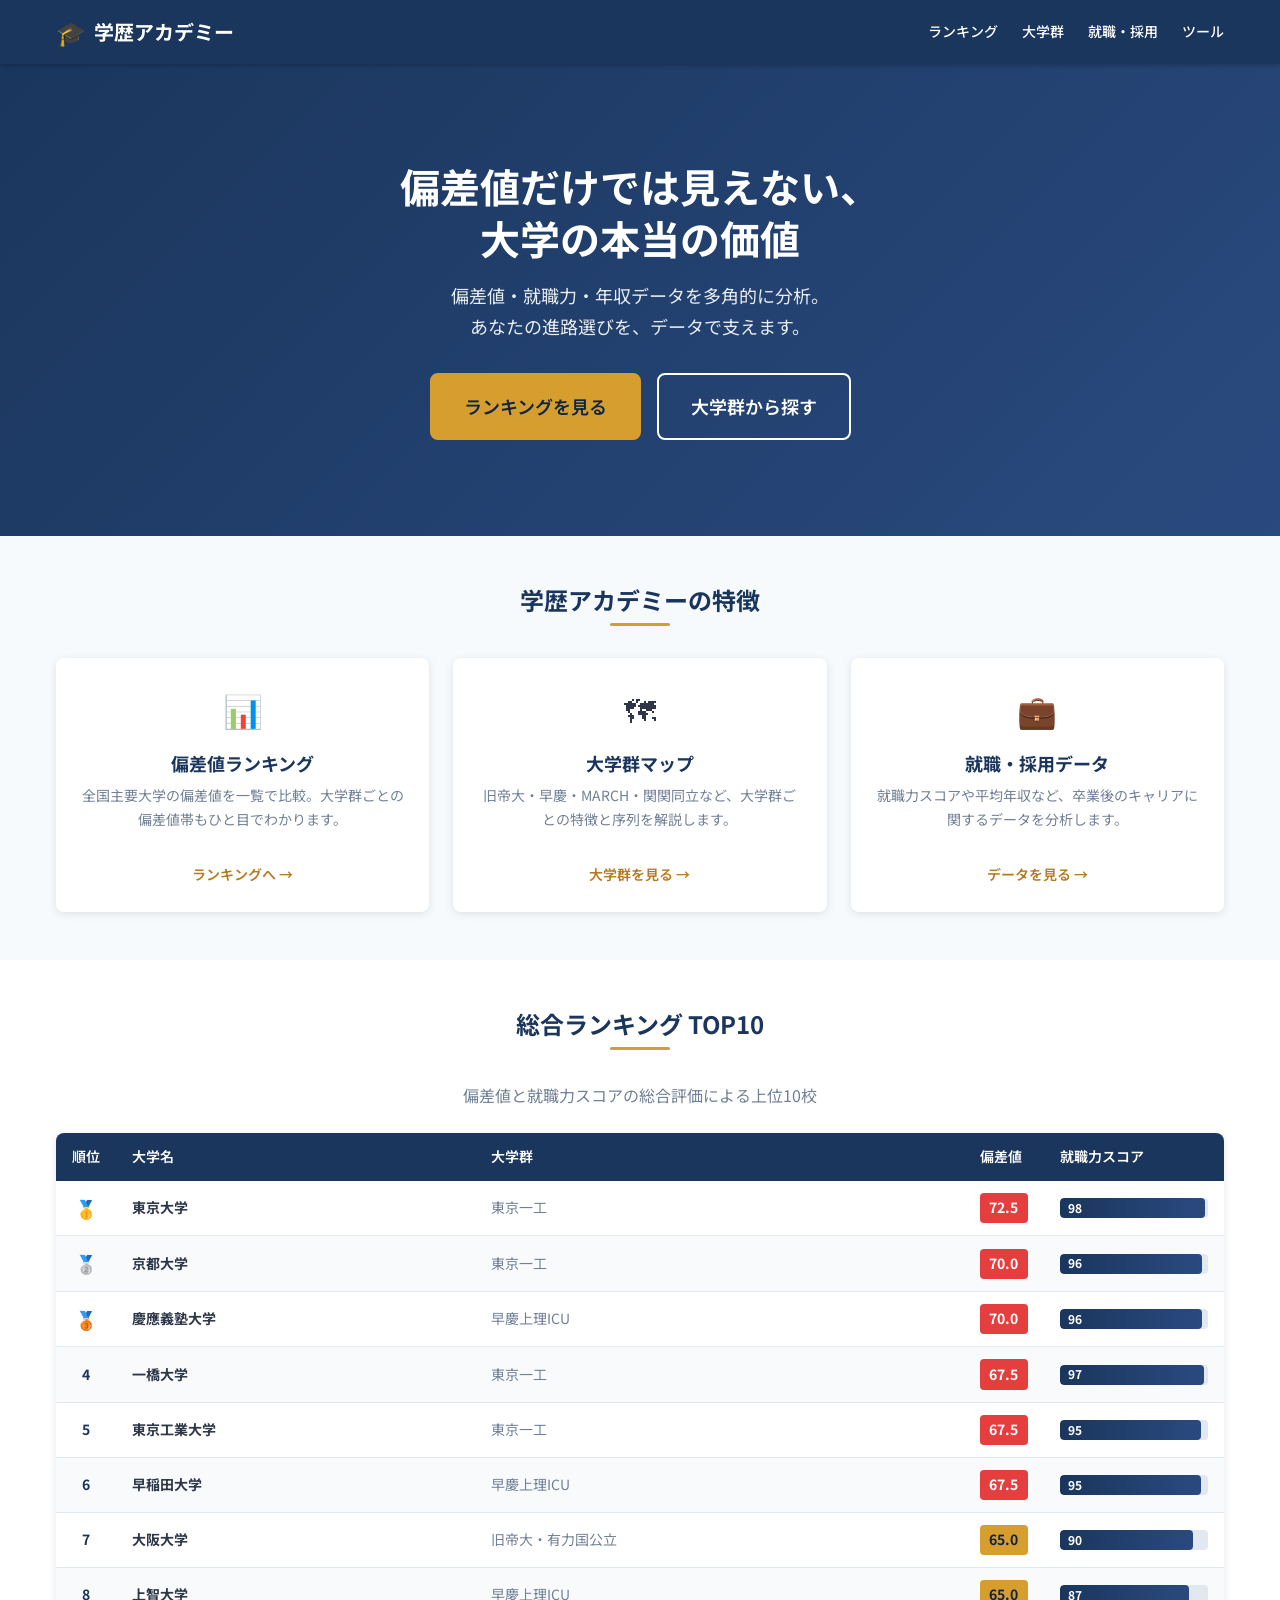
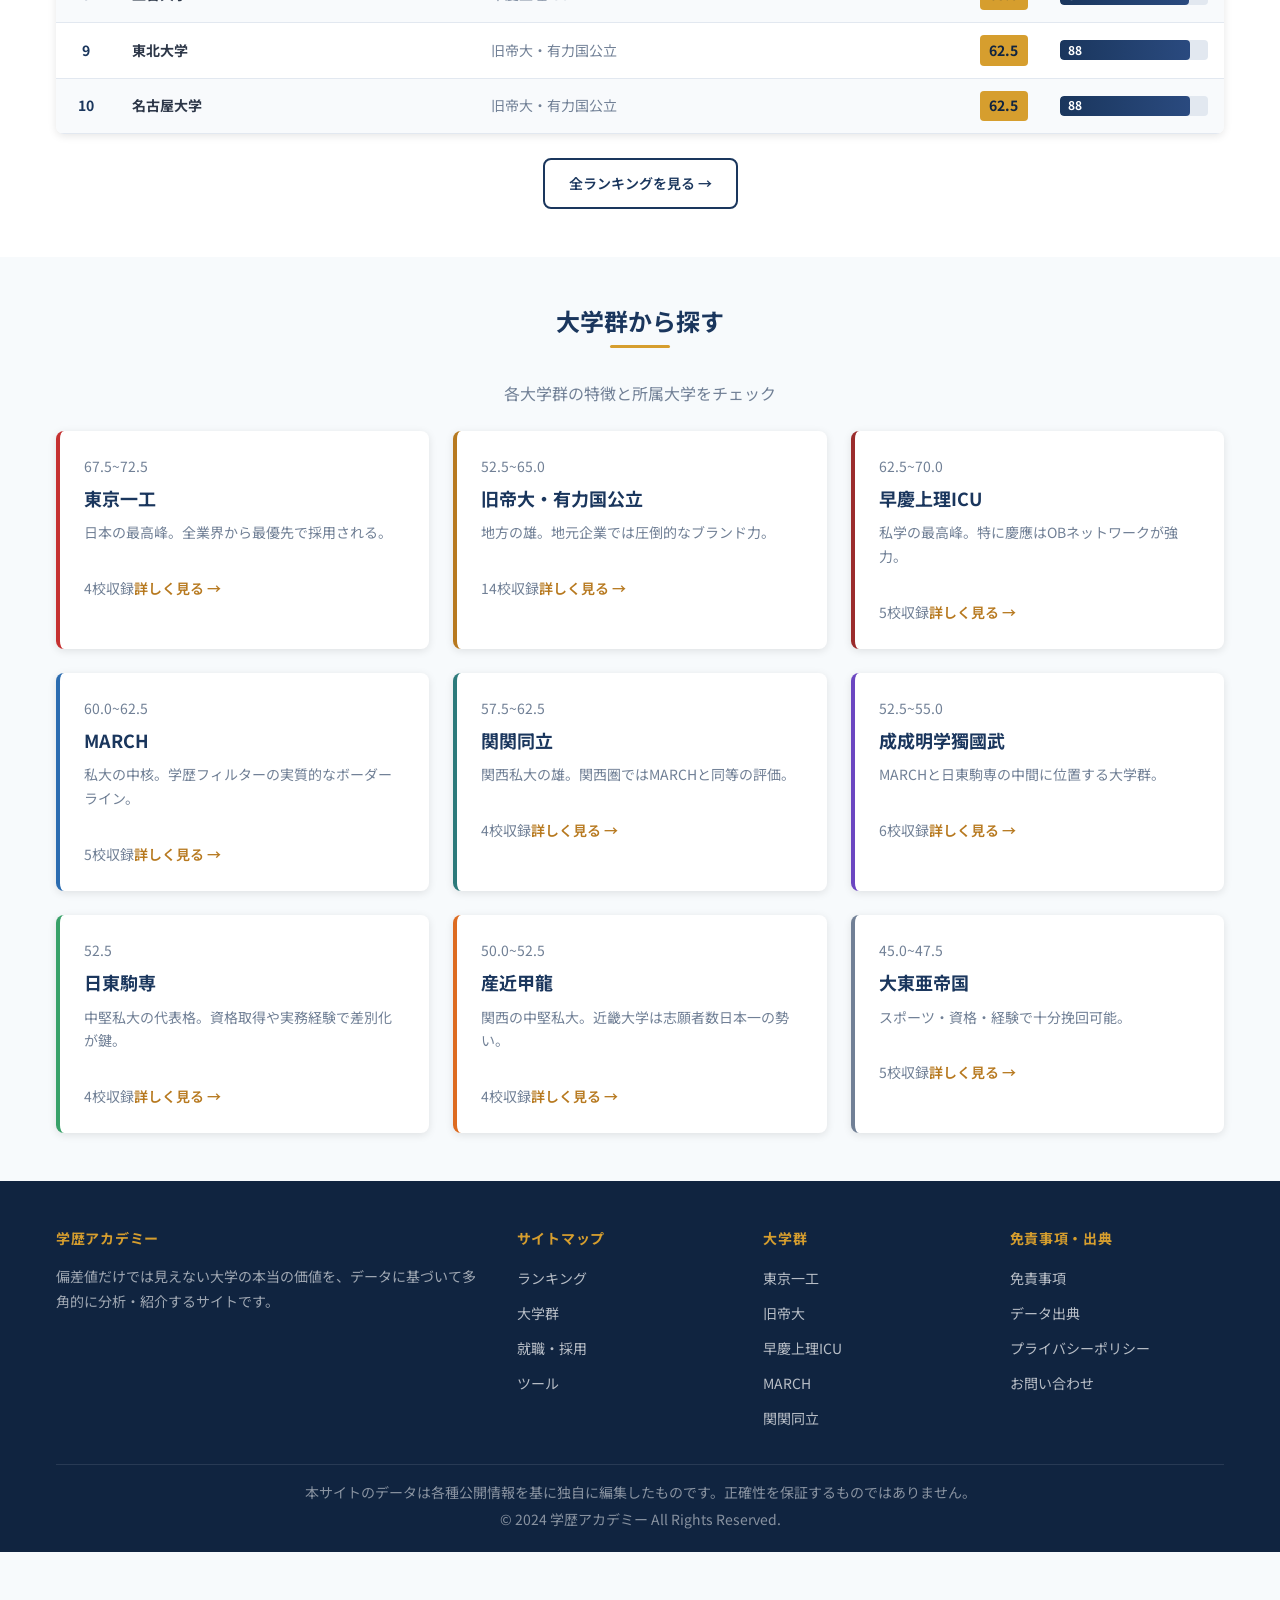
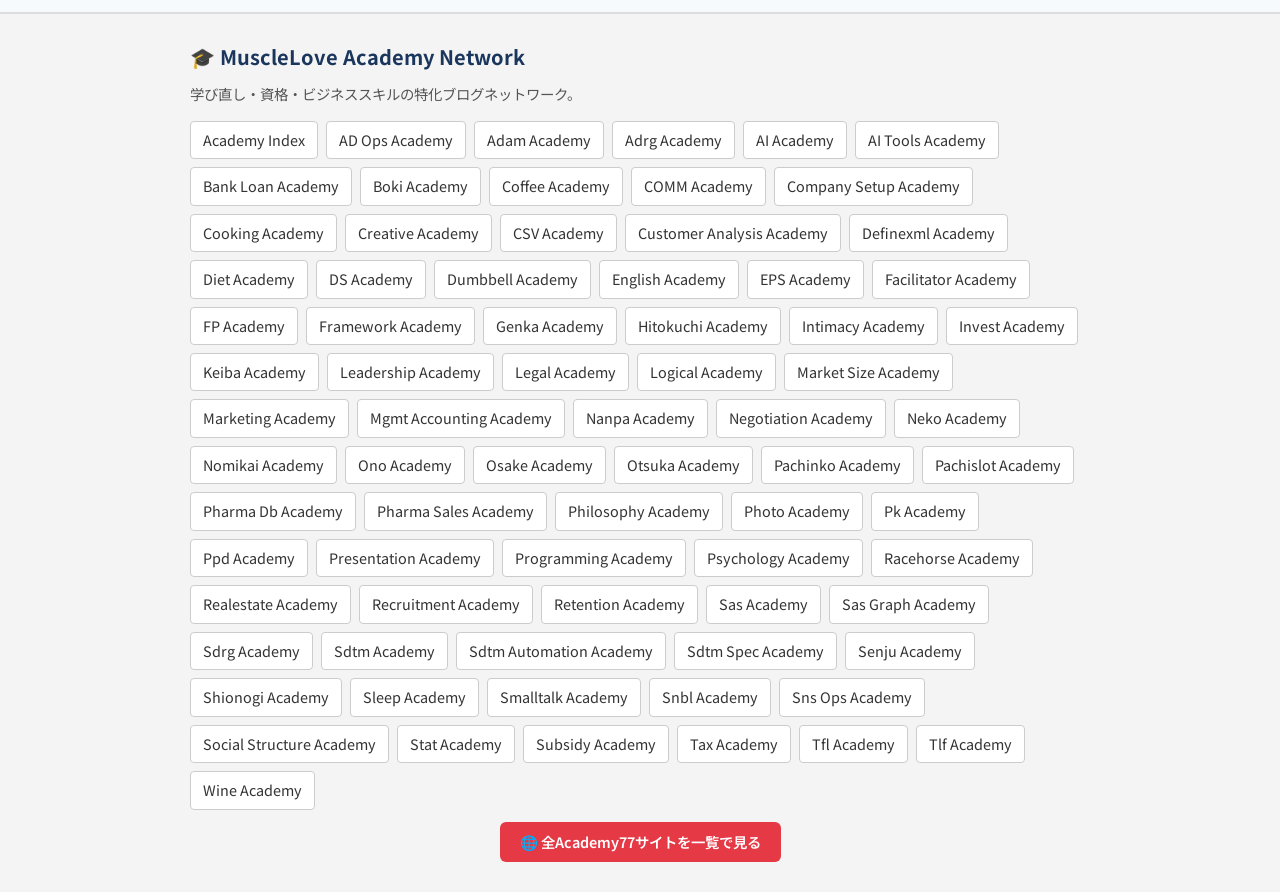
<file: index.html>
<!DOCTYPE html>
<html lang="ja">
<head>
  <meta charset="UTF-8">
  <meta name="viewport" content="width=device-width, initial-scale=1.0">
  <meta name="description" content="学歴アカデミー - 偏差値だけでは見えない、大学の本当の価値を多角的に分析。ランキング・大学群・就職データを網羅。">
    <link rel="canonical" href="https://musclelove-777.github.io/gakureki-academy/">
    <meta name="robots" content="index,follow">
    <meta property="og:type" content="website">
    <meta property="og:url" content="https://musclelove-777.github.io/gakureki-academy/">
    <meta property="og:title" content="学歴アカデミー | 大学の本当の価値がわかるサイト">
    <meta property="og:description" content="学歴アカデミー - 偏差値だけでは見えない、大学の本当の価値を多角的に分析。ランキング・大学群・就職データを網羅。">
    <meta property="og:locale" content="ja_JP">
    <meta name="twitter:card" content="summary_large_image">
    <meta name="twitter:title" content="学歴アカデミー | 大学の本当の価値がわかるサイト">
    <meta name="twitter:description" content="学歴アカデミー - 偏差値だけでは見えない、大学の本当の価値を多角的に分析。ランキング・大学群・就職データを網羅。">
    <script type="application/ld+json">{"@context": "https://schema.org", "@type": "WebSite", "name": "学歴アカデミー | 大学の本当の価値がわかるサイト", "url": "https://musclelove-777.github.io/gakureki-academy/", "description": "学歴アカデミー - 偏差値だけでは見えない、大学の本当の価値を多角的に分析。ランキング・大学群・就職データを網羅。", "inLanguage": "ja"}</script>
  <title>学歴アカデミー | 大学の本当の価値がわかるサイト</title>

  <!-- Google Fonts -->
  <link rel="preconnect" href="https://fonts.googleapis.com">
  <link rel="preconnect" href="https://fonts.gstatic.com" crossorigin>
  <link href="https://fonts.googleapis.com/css2?family=Noto+Sans+JP:wght@400;500;700&display=swap" rel="stylesheet">

  <!-- CSS -->
  <link rel="stylesheet" href="css/style.css">
<!-- Google tag (gtag.js) -->
<script async src="https://www.googletagmanager.com/gtag/js?id=G-HJLCFVY5TF"></script>
<script>
  window.dataLayer = window.dataLayer || [];
  function gtag(){dataLayer.push(arguments);}
  gtag('js', new Date());
  gtag('config', 'G-HJLCFVY5TF');
</script>
  <meta property="og:image" content="https://musclelove-777.github.io/gakureki-academy/og.png">
  <meta property="og:image:width" content="1200">
  <meta property="og:image:height" content="630">
  <meta property="og:image:type" content="image/png">
  <meta name="twitter:image" content="https://musclelove-777.github.io/gakureki-academy/og.png">
</head>
<body>

  <!-- ========== ヘッダー ========== -->
  <header class="site-header">
    <div class="container header-inner">
      <a href="index.html" class="site-logo">
        <span class="logo-icon">&#x1F393;</span>
        <span>学歴アカデミー</span>
      </a>

      <!-- デスクトップナビ -->
      <nav class="nav-menu" aria-label="メインナビゲーション">
        <a href="#">ランキング</a>
        <a href="#">大学群</a>
        <a href="#">就職・採用</a>
        <a href="#">ツール</a>
      </nav>

      <!-- ハンバーガー -->
      <button class="hamburger" id="hamburger" aria-label="メニューを開く" aria-expanded="false">
        <span></span>
        <span></span>
        <span></span>
      </button>
    </div>

    <!-- モバイルメニュー -->
    <nav class="mobile-menu" id="mobile-menu" aria-label="モバイルナビゲーション">
      <a href="#">ランキング</a>
      <a href="#">大学群</a>
      <a href="#">就職・採用</a>
      <a href="#">ツール</a>
    </nav>
  </header>

  <!-- ========== メインコンテンツ ========== -->
  <main>

    <!-- ===== ヒーローセクション ===== -->
    <section class="hero">
      <div class="container">
        <h1>偏差値だけでは見えない、<br>大学の本当の価値</h1>
        <p>偏差値・就職力・年収データを多角的に分析。<br>あなたの進路選びを、データで支えます。</p>
        <div class="hero-buttons">
          <a href="#ranking" class="btn btn-primary btn-lg">ランキングを見る</a>
          <a href="#groups" class="btn btn-secondary btn-lg">大学群から探す</a>
        </div>
      </div>
    </section>

    <!-- ===== 特徴カード（3カラム） ===== -->
    <section class="section">
      <div class="container">
        <h2 class="section-title">学歴アカデミーの特徴</h2>
        <div class="grid grid-3">

          <div class="card text-center">
            <div class="card-icon">&#x1F4CA;</div>
            <h3 class="card-title">偏差値ランキング</h3>
            <p class="card-text">全国主要大学の偏差値を一覧で比較。大学群ごとの偏差値帯もひと目でわかります。</p>
            <a href="#" class="card-link">ランキングへ &rarr;</a>
          </div>

          <div class="card text-center">
            <div class="card-icon">&#x1F5FA;</div>
            <h3 class="card-title">大学群マップ</h3>
            <p class="card-text">旧帝大・早慶・MARCH・関関同立など、大学群ごとの特徴と序列を解説します。</p>
            <a href="#" class="card-link">大学群を見る &rarr;</a>
          </div>

          <div class="card text-center">
            <div class="card-icon">&#x1F4BC;</div>
            <h3 class="card-title">就職・採用データ</h3>
            <p class="card-text">就職力スコアや平均年収など、卒業後のキャリアに関するデータを分析します。</p>
            <a href="#" class="card-link">データを見る &rarr;</a>
          </div>

        </div>
      </div>
    </section>

    <!-- ===== 人気ランキングプレビュー TOP10 ===== -->
    <section class="section" id="ranking" style="background-color: var(--color-white);">
      <div class="container">
        <h2 class="section-title">総合ランキング TOP10</h2>
        <p class="text-center text-light mb-4">偏差値と就職力スコアの総合評価による上位10校</p>

        <div class="table-responsive-cards">
          <div class="table-wrapper">
            <table class="data-table">
              <thead>
                <tr>
                  <th style="width:60px;">順位</th>
                  <th>大学名</th>
                  <th>大学群</th>
                  <th style="width:80px;">偏差値</th>
                  <th style="width:180px;">就職力スコア</th>
                </tr>
              </thead>
              <tbody id="top10-body">
                <!-- JS で動的生成 -->
              </tbody>
            </table>
          </div>
        </div>

        <div class="text-center mt-4">
          <a href="#" class="btn btn-outline">全ランキングを見る &rarr;</a>
        </div>
      </div>
    </section>

    <!-- ===== 大学群クイックナビ ===== -->
    <section class="section" id="groups">
      <div class="container">
        <h2 class="section-title">大学群から探す</h2>
        <p class="text-center text-light mb-4">各大学群の特徴と所属大学をチェック</p>

        <div class="grid grid-3" id="group-cards">
          <!-- JS で動的生成 -->
        </div>
      </div>
    </section>

  </main>

  <!-- ========== フッター ========== -->
  <footer class="site-footer">
    <div class="container">
      <div class="footer-grid">

        <div class="footer-section">
          <h4>学歴アカデミー</h4>
          <p class="text-sm" style="color: rgba(255,255,255,0.6); line-height: 1.8;">
            偏差値だけでは見えない大学の本当の価値を、データに基づいて多角的に分析・紹介するサイトです。
          </p>
        </div>

        <div class="footer-section">
          <h4>サイトマップ</h4>
          <ul>
            <li><a href="#">ランキング</a></li>
            <li><a href="#">大学群</a></li>
            <li><a href="#">就職・採用</a></li>
            <li><a href="#">ツール</a></li>
          </ul>
        </div>

        <div class="footer-section">
          <h4>大学群</h4>
          <ul>
            <li><a href="#">東京一工</a></li>
            <li><a href="#">旧帝大</a></li>
            <li><a href="#">早慶上理ICU</a></li>
            <li><a href="#">MARCH</a></li>
            <li><a href="#">関関同立</a></li>
          </ul>
        </div>

        <div class="footer-section">
          <h4>免責事項・出典</h4>
          <ul>
            <li><a href="#">免責事項</a></li>
            <li><a href="#">データ出典</a></li>
            <li><a href="#">プライバシーポリシー</a></li>
            <li><a href="#">お問い合わせ</a></li>
          </ul>
        </div>

      </div>

      <div class="footer-bottom">
        <p>本サイトのデータは各種公開情報を基に独自に編集したものです。正確性を保証するものではありません。</p>
        <p>&copy; 2024 学歴アカデミー All Rights Reserved.</p>
      </div>
    </div>
  </footer>

  <!-- JS -->
  <script src="js/data.js"></script>
  <script src="js/main.js"></script>
<footer class="academy-network" style="margin-top:60px;padding:30px 20px;background:#f4f4f4;border-top:2px solid #ddd;font-size:0.9rem;">
  <div style="max-width:900px;margin:0 auto;">
    <h3 style="margin-bottom:12px;">🎓 MuscleLove Academy Network</h3>
    <p style="margin-bottom:14px;color:#555;">学び直し・資格・ビジネススキルの特化ブログネットワーク。</p>
    <div style="display:flex;flex-wrap:wrap;gap:8px;">
        <a href="https://musclelove-777.github.io/academy-index/" style="padding:6px 12px;background:#fff;border:1px solid #ccc;border-radius:4px;text-decoration:none;color:#333;">Academy Index</a>
        <a href="https://musclelove-777.github.io/ad-ops-academy/" style="padding:6px 12px;background:#fff;border:1px solid #ccc;border-radius:4px;text-decoration:none;color:#333;">AD Ops Academy</a>
        <a href="https://musclelove-777.github.io/adam-academy/" style="padding:6px 12px;background:#fff;border:1px solid #ccc;border-radius:4px;text-decoration:none;color:#333;">Adam Academy</a>
        <a href="https://musclelove-777.github.io/adrg-academy/" style="padding:6px 12px;background:#fff;border:1px solid #ccc;border-radius:4px;text-decoration:none;color:#333;">Adrg Academy</a>
        <a href="https://musclelove-777.github.io/ai-academy/" style="padding:6px 12px;background:#fff;border:1px solid #ccc;border-radius:4px;text-decoration:none;color:#333;">AI Academy</a>
        <a href="https://musclelove-777.github.io/ai-tools-academy/" style="padding:6px 12px;background:#fff;border:1px solid #ccc;border-radius:4px;text-decoration:none;color:#333;">AI Tools Academy</a>
        <a href="https://musclelove-777.github.io/bank-loan-academy/" style="padding:6px 12px;background:#fff;border:1px solid #ccc;border-radius:4px;text-decoration:none;color:#333;">Bank Loan Academy</a>
        <a href="https://musclelove-777.github.io/boki-academy/" style="padding:6px 12px;background:#fff;border:1px solid #ccc;border-radius:4px;text-decoration:none;color:#333;">Boki Academy</a>
        <a href="https://musclelove-777.github.io/coffee-academy/" style="padding:6px 12px;background:#fff;border:1px solid #ccc;border-radius:4px;text-decoration:none;color:#333;">Coffee Academy</a>
        <a href="https://musclelove-777.github.io/comm-academy/" style="padding:6px 12px;background:#fff;border:1px solid #ccc;border-radius:4px;text-decoration:none;color:#333;">COMM Academy</a>
        <a href="https://musclelove-777.github.io/company-setup-academy/" style="padding:6px 12px;background:#fff;border:1px solid #ccc;border-radius:4px;text-decoration:none;color:#333;">Company Setup Academy</a>
        <a href="https://musclelove-777.github.io/cooking-academy/" style="padding:6px 12px;background:#fff;border:1px solid #ccc;border-radius:4px;text-decoration:none;color:#333;">Cooking Academy</a>
        <a href="https://musclelove-777.github.io/creative-academy/" style="padding:6px 12px;background:#fff;border:1px solid #ccc;border-radius:4px;text-decoration:none;color:#333;">Creative Academy</a>
        <a href="https://musclelove-777.github.io/csv-academy/" style="padding:6px 12px;background:#fff;border:1px solid #ccc;border-radius:4px;text-decoration:none;color:#333;">CSV Academy</a>
        <a href="https://musclelove-777.github.io/customer-analysis-academy/" style="padding:6px 12px;background:#fff;border:1px solid #ccc;border-radius:4px;text-decoration:none;color:#333;">Customer Analysis Academy</a>
        <a href="https://musclelove-777.github.io/definexml-academy/" style="padding:6px 12px;background:#fff;border:1px solid #ccc;border-radius:4px;text-decoration:none;color:#333;">Definexml Academy</a>
        <a href="https://musclelove-777.github.io/diet-academy/" style="padding:6px 12px;background:#fff;border:1px solid #ccc;border-radius:4px;text-decoration:none;color:#333;">Diet Academy</a>
        <a href="https://musclelove-777.github.io/ds-academy/" style="padding:6px 12px;background:#fff;border:1px solid #ccc;border-radius:4px;text-decoration:none;color:#333;">DS Academy</a>
        <a href="https://musclelove-777.github.io/dumbbell-academy/" style="padding:6px 12px;background:#fff;border:1px solid #ccc;border-radius:4px;text-decoration:none;color:#333;">Dumbbell Academy</a>
        <a href="https://musclelove-777.github.io/english-academy/" style="padding:6px 12px;background:#fff;border:1px solid #ccc;border-radius:4px;text-decoration:none;color:#333;">English Academy</a>
        <a href="https://musclelove-777.github.io/eps-academy/" style="padding:6px 12px;background:#fff;border:1px solid #ccc;border-radius:4px;text-decoration:none;color:#333;">EPS Academy</a>
        <a href="https://musclelove-777.github.io/facilitator-academy/" style="padding:6px 12px;background:#fff;border:1px solid #ccc;border-radius:4px;text-decoration:none;color:#333;">Facilitator Academy</a>
        <a href="https://musclelove-777.github.io/fp-academy/" style="padding:6px 12px;background:#fff;border:1px solid #ccc;border-radius:4px;text-decoration:none;color:#333;">FP Academy</a>
        <a href="https://musclelove-777.github.io/framework-academy/" style="padding:6px 12px;background:#fff;border:1px solid #ccc;border-radius:4px;text-decoration:none;color:#333;">Framework Academy</a>
        <a href="https://musclelove-777.github.io/genka-academy/" style="padding:6px 12px;background:#fff;border:1px solid #ccc;border-radius:4px;text-decoration:none;color:#333;">Genka Academy</a>
        <a href="https://musclelove-777.github.io/hitokuchi-academy/" style="padding:6px 12px;background:#fff;border:1px solid #ccc;border-radius:4px;text-decoration:none;color:#333;">Hitokuchi Academy</a>
        <a href="https://musclelove-777.github.io/intimacy-academy/" style="padding:6px 12px;background:#fff;border:1px solid #ccc;border-radius:4px;text-decoration:none;color:#333;">Intimacy Academy</a>
        <a href="https://musclelove-777.github.io/invest-academy/" style="padding:6px 12px;background:#fff;border:1px solid #ccc;border-radius:4px;text-decoration:none;color:#333;">Invest Academy</a>
        <a href="https://musclelove-777.github.io/keiba-academy/" style="padding:6px 12px;background:#fff;border:1px solid #ccc;border-radius:4px;text-decoration:none;color:#333;">Keiba Academy</a>
        <a href="https://musclelove-777.github.io/leadership-academy/" style="padding:6px 12px;background:#fff;border:1px solid #ccc;border-radius:4px;text-decoration:none;color:#333;">Leadership Academy</a>
        <a href="https://musclelove-777.github.io/legal-academy/" style="padding:6px 12px;background:#fff;border:1px solid #ccc;border-radius:4px;text-decoration:none;color:#333;">Legal Academy</a>
        <a href="https://musclelove-777.github.io/logical-academy/" style="padding:6px 12px;background:#fff;border:1px solid #ccc;border-radius:4px;text-decoration:none;color:#333;">Logical Academy</a>
        <a href="https://musclelove-777.github.io/market-size-academy/" style="padding:6px 12px;background:#fff;border:1px solid #ccc;border-radius:4px;text-decoration:none;color:#333;">Market Size Academy</a>
        <a href="https://musclelove-777.github.io/marketing-academy/" style="padding:6px 12px;background:#fff;border:1px solid #ccc;border-radius:4px;text-decoration:none;color:#333;">Marketing Academy</a>
        <a href="https://musclelove-777.github.io/mgmt-accounting-academy/" style="padding:6px 12px;background:#fff;border:1px solid #ccc;border-radius:4px;text-decoration:none;color:#333;">Mgmt Accounting Academy</a>
        <a href="https://musclelove-777.github.io/nanpa-academy/" style="padding:6px 12px;background:#fff;border:1px solid #ccc;border-radius:4px;text-decoration:none;color:#333;">Nanpa Academy</a>
        <a href="https://musclelove-777.github.io/negotiation-academy/" style="padding:6px 12px;background:#fff;border:1px solid #ccc;border-radius:4px;text-decoration:none;color:#333;">Negotiation Academy</a>
        <a href="https://musclelove-777.github.io/neko-academy/" style="padding:6px 12px;background:#fff;border:1px solid #ccc;border-radius:4px;text-decoration:none;color:#333;">Neko Academy</a>
        <a href="https://musclelove-777.github.io/nomikai-academy/" style="padding:6px 12px;background:#fff;border:1px solid #ccc;border-radius:4px;text-decoration:none;color:#333;">Nomikai Academy</a>
        <a href="https://musclelove-777.github.io/ono-academy/" style="padding:6px 12px;background:#fff;border:1px solid #ccc;border-radius:4px;text-decoration:none;color:#333;">Ono Academy</a>
        <a href="https://musclelove-777.github.io/osake-academy/" style="padding:6px 12px;background:#fff;border:1px solid #ccc;border-radius:4px;text-decoration:none;color:#333;">Osake Academy</a>
        <a href="https://musclelove-777.github.io/otsuka-academy/" style="padding:6px 12px;background:#fff;border:1px solid #ccc;border-radius:4px;text-decoration:none;color:#333;">Otsuka Academy</a>
        <a href="https://musclelove-777.github.io/pachinko-academy/" style="padding:6px 12px;background:#fff;border:1px solid #ccc;border-radius:4px;text-decoration:none;color:#333;">Pachinko Academy</a>
        <a href="https://musclelove-777.github.io/pachislot-academy/" style="padding:6px 12px;background:#fff;border:1px solid #ccc;border-radius:4px;text-decoration:none;color:#333;">Pachislot Academy</a>
        <a href="https://musclelove-777.github.io/pharma-db-academy/" style="padding:6px 12px;background:#fff;border:1px solid #ccc;border-radius:4px;text-decoration:none;color:#333;">Pharma Db Academy</a>
        <a href="https://musclelove-777.github.io/pharma-sales-academy/" style="padding:6px 12px;background:#fff;border:1px solid #ccc;border-radius:4px;text-decoration:none;color:#333;">Pharma Sales Academy</a>
        <a href="https://musclelove-777.github.io/philosophy-academy/" style="padding:6px 12px;background:#fff;border:1px solid #ccc;border-radius:4px;text-decoration:none;color:#333;">Philosophy Academy</a>
        <a href="https://musclelove-777.github.io/photo-academy/" style="padding:6px 12px;background:#fff;border:1px solid #ccc;border-radius:4px;text-decoration:none;color:#333;">Photo Academy</a>
        <a href="https://musclelove-777.github.io/pk-academy/" style="padding:6px 12px;background:#fff;border:1px solid #ccc;border-radius:4px;text-decoration:none;color:#333;">Pk Academy</a>
        <a href="https://musclelove-777.github.io/ppd-academy/" style="padding:6px 12px;background:#fff;border:1px solid #ccc;border-radius:4px;text-decoration:none;color:#333;">Ppd Academy</a>
        <a href="https://musclelove-777.github.io/presentation-academy/" style="padding:6px 12px;background:#fff;border:1px solid #ccc;border-radius:4px;text-decoration:none;color:#333;">Presentation Academy</a>
        <a href="https://musclelove-777.github.io/programming-academy/" style="padding:6px 12px;background:#fff;border:1px solid #ccc;border-radius:4px;text-decoration:none;color:#333;">Programming Academy</a>
        <a href="https://musclelove-777.github.io/psychology-academy/" style="padding:6px 12px;background:#fff;border:1px solid #ccc;border-radius:4px;text-decoration:none;color:#333;">Psychology Academy</a>
        <a href="https://musclelove-777.github.io/racehorse-academy/" style="padding:6px 12px;background:#fff;border:1px solid #ccc;border-radius:4px;text-decoration:none;color:#333;">Racehorse Academy</a>
        <a href="https://musclelove-777.github.io/realestate-academy/" style="padding:6px 12px;background:#fff;border:1px solid #ccc;border-radius:4px;text-decoration:none;color:#333;">Realestate Academy</a>
        <a href="https://musclelove-777.github.io/recruitment-academy/" style="padding:6px 12px;background:#fff;border:1px solid #ccc;border-radius:4px;text-decoration:none;color:#333;">Recruitment Academy</a>
        <a href="https://musclelove-777.github.io/retention-academy/" style="padding:6px 12px;background:#fff;border:1px solid #ccc;border-radius:4px;text-decoration:none;color:#333;">Retention Academy</a>
        <a href="https://musclelove-777.github.io/sas-academy/" style="padding:6px 12px;background:#fff;border:1px solid #ccc;border-radius:4px;text-decoration:none;color:#333;">Sas Academy</a>
        <a href="https://musclelove-777.github.io/sas-graph-academy/" style="padding:6px 12px;background:#fff;border:1px solid #ccc;border-radius:4px;text-decoration:none;color:#333;">Sas Graph Academy</a>
        <a href="https://musclelove-777.github.io/sdrg-academy/" style="padding:6px 12px;background:#fff;border:1px solid #ccc;border-radius:4px;text-decoration:none;color:#333;">Sdrg Academy</a>
        <a href="https://musclelove-777.github.io/sdtm-academy/" style="padding:6px 12px;background:#fff;border:1px solid #ccc;border-radius:4px;text-decoration:none;color:#333;">Sdtm Academy</a>
        <a href="https://musclelove-777.github.io/sdtm-automation-academy/" style="padding:6px 12px;background:#fff;border:1px solid #ccc;border-radius:4px;text-decoration:none;color:#333;">Sdtm Automation Academy</a>
        <a href="https://musclelove-777.github.io/sdtm-spec-academy/" style="padding:6px 12px;background:#fff;border:1px solid #ccc;border-radius:4px;text-decoration:none;color:#333;">Sdtm Spec Academy</a>
        <a href="https://musclelove-777.github.io/senju-academy/" style="padding:6px 12px;background:#fff;border:1px solid #ccc;border-radius:4px;text-decoration:none;color:#333;">Senju Academy</a>
        <a href="https://musclelove-777.github.io/shionogi-academy/" style="padding:6px 12px;background:#fff;border:1px solid #ccc;border-radius:4px;text-decoration:none;color:#333;">Shionogi Academy</a>
        <a href="https://musclelove-777.github.io/sleep-academy/" style="padding:6px 12px;background:#fff;border:1px solid #ccc;border-radius:4px;text-decoration:none;color:#333;">Sleep Academy</a>
        <a href="https://musclelove-777.github.io/smalltalk-academy/" style="padding:6px 12px;background:#fff;border:1px solid #ccc;border-radius:4px;text-decoration:none;color:#333;">Smalltalk Academy</a>
        <a href="https://musclelove-777.github.io/snbl-academy/" style="padding:6px 12px;background:#fff;border:1px solid #ccc;border-radius:4px;text-decoration:none;color:#333;">Snbl Academy</a>
        <a href="https://musclelove-777.github.io/sns-ops-academy/" style="padding:6px 12px;background:#fff;border:1px solid #ccc;border-radius:4px;text-decoration:none;color:#333;">Sns Ops Academy</a>
        <a href="https://musclelove-777.github.io/social-structure-academy/" style="padding:6px 12px;background:#fff;border:1px solid #ccc;border-radius:4px;text-decoration:none;color:#333;">Social Structure Academy</a>
        <a href="https://musclelove-777.github.io/stat-academy/" style="padding:6px 12px;background:#fff;border:1px solid #ccc;border-radius:4px;text-decoration:none;color:#333;">Stat Academy</a>
        <a href="https://musclelove-777.github.io/subsidy-academy/" style="padding:6px 12px;background:#fff;border:1px solid #ccc;border-radius:4px;text-decoration:none;color:#333;">Subsidy Academy</a>
        <a href="https://musclelove-777.github.io/tax-academy/" style="padding:6px 12px;background:#fff;border:1px solid #ccc;border-radius:4px;text-decoration:none;color:#333;">Tax Academy</a>
        <a href="https://musclelove-777.github.io/tfl-academy/" style="padding:6px 12px;background:#fff;border:1px solid #ccc;border-radius:4px;text-decoration:none;color:#333;">Tfl Academy</a>
        <a href="https://musclelove-777.github.io/tlf-academy/" style="padding:6px 12px;background:#fff;border:1px solid #ccc;border-radius:4px;text-decoration:none;color:#333;">Tlf Academy</a>
        <a href="https://musclelove-777.github.io/wine-academy/" style="padding:6px 12px;background:#fff;border:1px solid #ccc;border-radius:4px;text-decoration:none;color:#333;">Wine Academy</a>
    </div>
  </div>

    <!-- __PORTAL_BUTTON__ -->
    <div style="margin-top:12px;text-align:center;">
      <a href="https://musclelove-777.github.io/network/academy/" style="display:inline-block;padding:8px 20px;background:#e63946;color:#fff;border-radius:6px;font-weight:600;text-decoration:none;">🌐 全Academy77サイトを一覧で見る</a>
    </div>
  </footer>
</body>
</html>
</file>
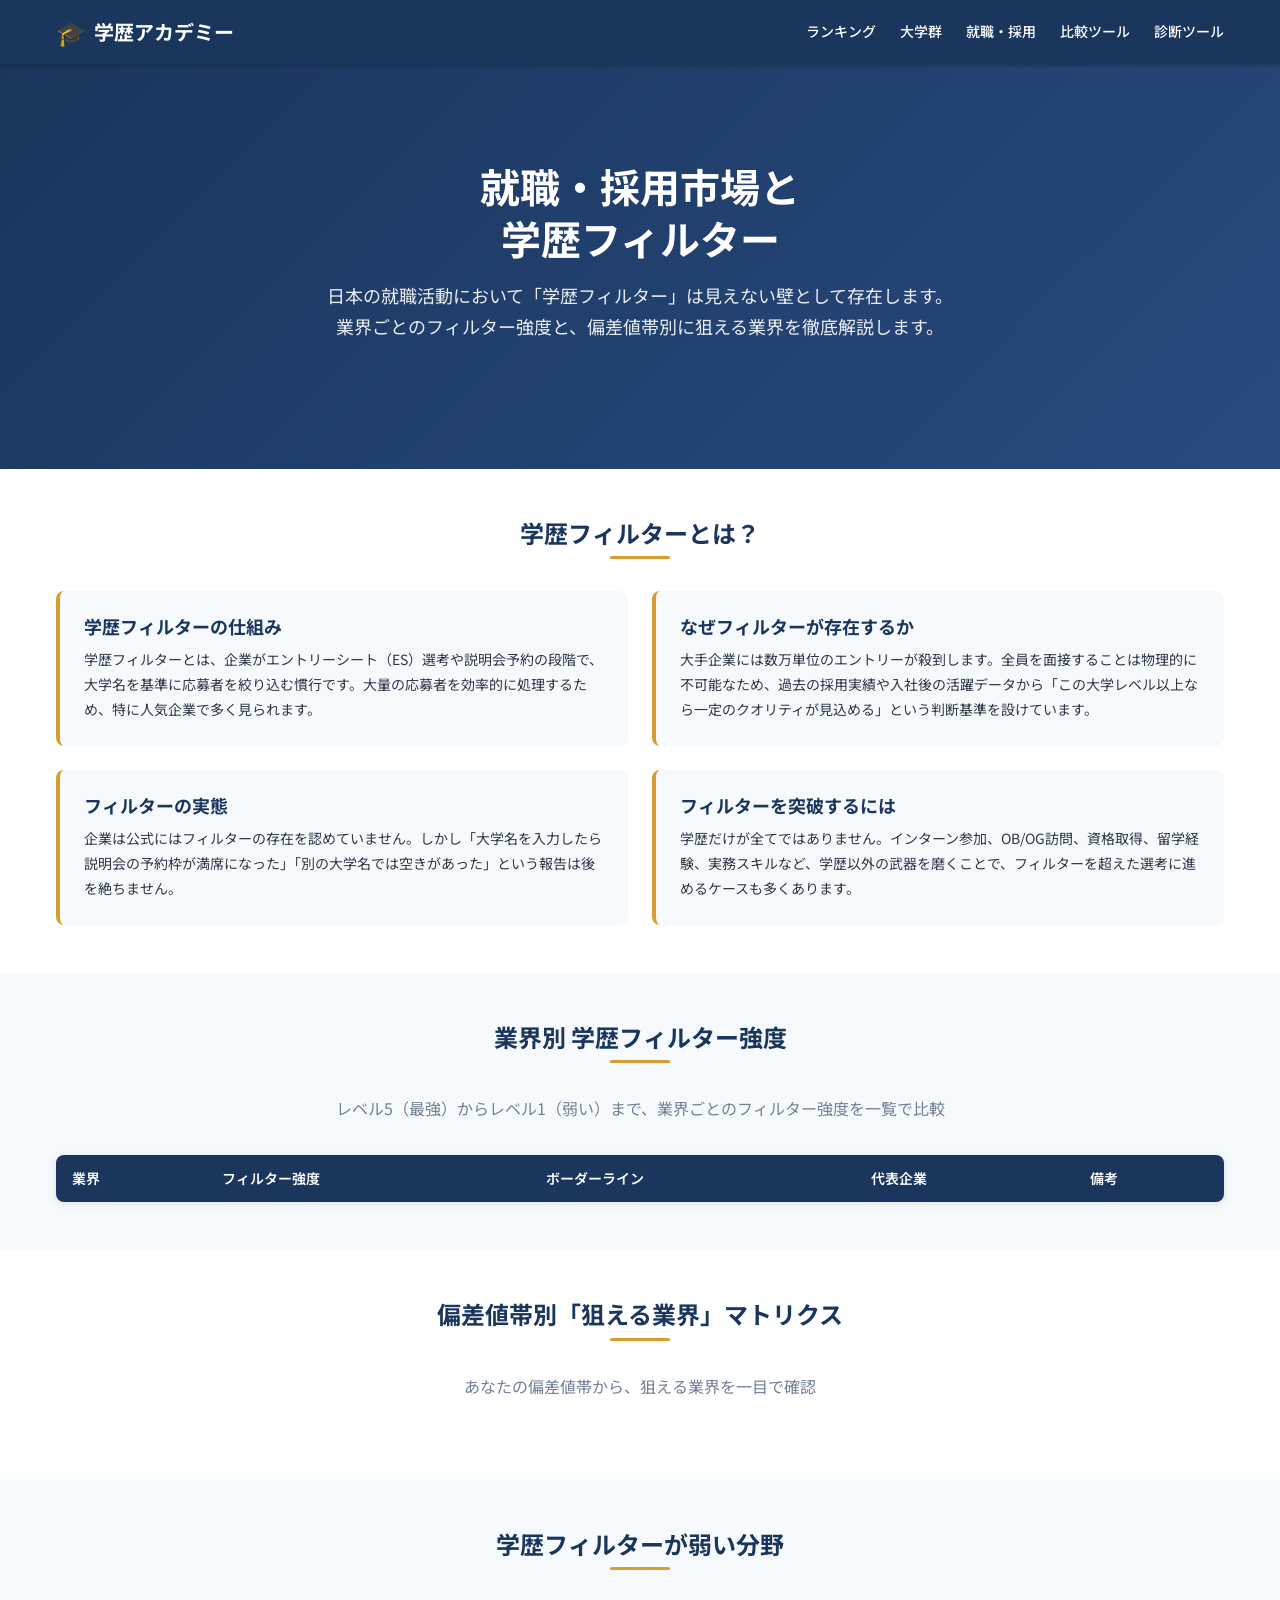
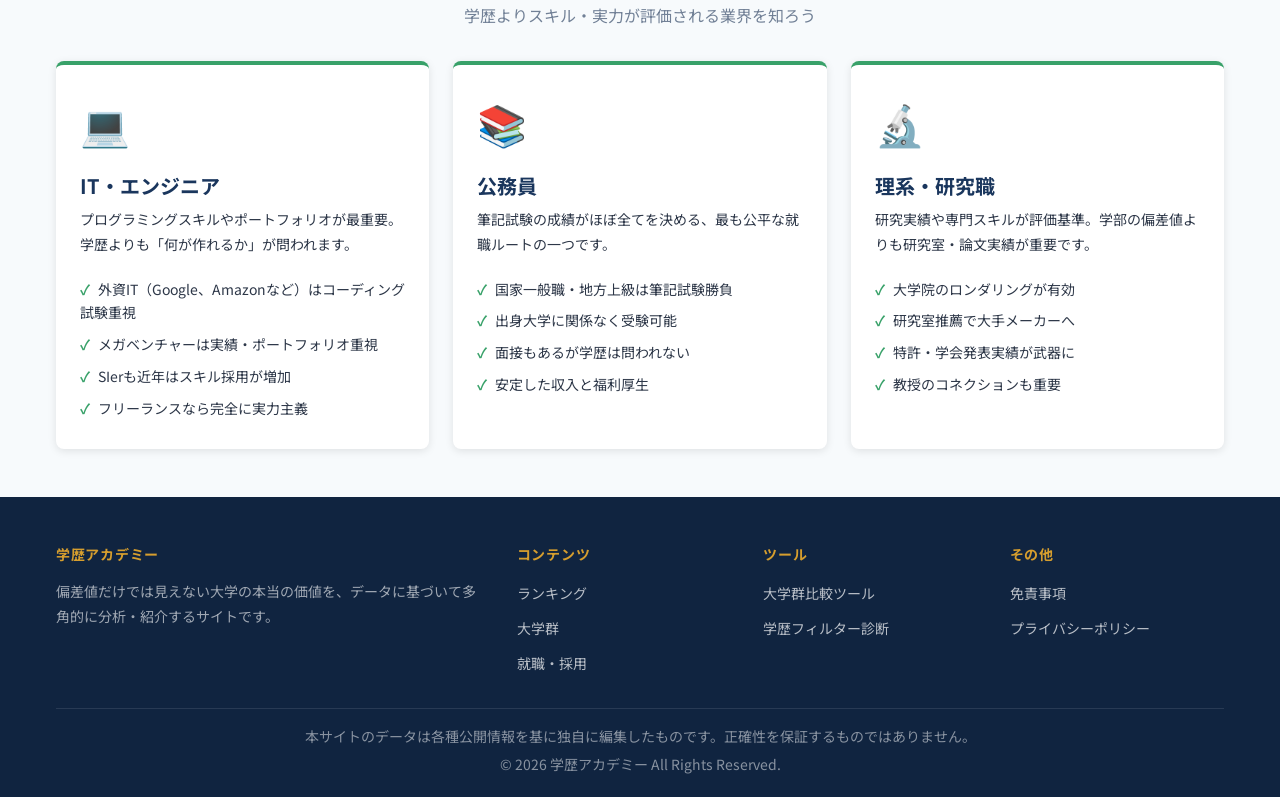
<file: career/index.html>
<!DOCTYPE html>
<html lang="ja">
<head>
  <meta charset="UTF-8">
  <meta name="viewport" content="width=device-width, initial-scale=1.0">
  <meta name="description" content="業界別の学歴フィルター強度と偏差値帯別に狙える業界を徹底解説。就職活動に役立つ情報を網羅。">
  <title>就職・採用市場と学歴フィルター | 学歴アカデミー</title>

  <!-- Google Fonts -->
  <link rel="preconnect" href="https://fonts.googleapis.com">
  <link rel="preconnect" href="https://fonts.gstatic.com" crossorigin>
  <link href="https://fonts.googleapis.com/css2?family=Noto+Sans+JP:wght@400;500;700&display=swap" rel="stylesheet">

  <!-- CSS -->
  <link rel="stylesheet" href="../css/style.css">

  <style>
    /* ===== Career Page Specific Styles ===== */

    /* Filter Explanation */
    .filter-explanation {
      background: var(--color-white);
      padding: var(--spacing-6) 0;
    }
    .explanation-grid {
      display: grid;
      grid-template-columns: 1fr;
      gap: var(--spacing-4);
      margin-top: var(--spacing-5);
    }
    .explanation-card {
      background: var(--color-bg);
      border-radius: var(--border-radius);
      padding: var(--spacing-4);
      border-left: 4px solid var(--color-accent);
    }
    .explanation-card h3 {
      font-size: var(--font-size-lg);
      font-weight: 700;
      margin-bottom: var(--spacing-2);
      color: var(--color-primary);
    }
    .explanation-card p {
      color: var(--color-text);
      line-height: 1.8;
      font-size: var(--font-size-sm);
      margin-bottom: 0;
    }

    /* Filter Table Section */
    .filter-table-section {
      padding: var(--spacing-6) 0;
    }
    .filter-table-section .section-desc {
      text-align: center;
      color: var(--color-text-light);
      margin-bottom: var(--spacing-5);
    }

    /* Strength Bar */
    .strength-bar-wrap {
      display: flex;
      align-items: center;
      gap: 8px;
    }
    .strength-bar {
      display: flex;
      gap: 3px;
    }
    .strength-pip {
      width: 22px;
      height: 22px;
      border-radius: 4px;
      display: flex;
      align-items: center;
      justify-content: center;
      font-size: 12px;
    }
    .strength-pip.active {
      color: #fff;
    }
    .strength-pip.inactive {
      background: var(--color-border);
    }
    .strength-label {
      font-size: 0.8rem;
      font-weight: 700;
      white-space: nowrap;
    }
    .level-5 .strength-pip.active { background: #e53e3e; }
    .level-4 .strength-pip.active { background: #ed8936; }
    .level-3 .strength-pip.active { background: #ecc94b; }
    .level-2 .strength-pip.active { background: #48bb78; }
    .level-1 .strength-pip.active { background: #4299e1; }
    .level-5 .strength-label { color: #e53e3e; }
    .level-4 .strength-label { color: #ed8936; }
    .level-3 .strength-label { color: #d69e2e; }
    .level-2 .strength-label { color: #38a169; }
    .level-1 .strength-label { color: #3182ce; }

    .industry-name {
      font-weight: 700;
      color: var(--color-primary);
    }
    .border-text {
      font-size: var(--font-size-sm);
      color: var(--color-text);
      font-weight: 500;
    }
    .examples-text {
      font-size: 0.82rem;
      color: var(--color-text-light);
    }
    .note-text {
      font-size: 0.82rem;
      color: var(--color-text);
      font-style: italic;
    }

    /* Matrix Section */
    .matrix-section {
      background: var(--color-white);
      padding: var(--spacing-6) 0;
    }
    .matrix-section .section-desc {
      text-align: center;
      color: var(--color-text-light);
      margin-bottom: var(--spacing-5);
    }
    .matrix-table {
      width: 100%;
      border-collapse: separate;
      border-spacing: 0;
      font-size: var(--font-size-sm);
    }
    .matrix-table thead th {
      background: var(--color-primary);
      color: #fff;
      padding: 12px 10px;
      text-align: center;
      font-weight: 700;
      font-size: 0.8rem;
      white-space: nowrap;
    }
    .matrix-table thead th:first-child {
      border-radius: var(--border-radius) 0 0 0;
      text-align: left;
      min-width: 120px;
    }
    .matrix-table thead th:last-child {
      border-radius: 0 var(--border-radius) 0 0;
    }
    .matrix-table tbody td {
      padding: 10px;
      border-bottom: 1px solid var(--color-border);
      text-align: center;
      font-weight: 700;
      font-size: 1rem;
    }
    .matrix-table tbody td:first-child {
      text-align: left;
      font-size: var(--font-size-sm);
      background: #edf2f7;
      font-weight: 700;
      color: var(--color-text);
    }
    .matrix-table tbody tr:hover td {
      background: #ebf8ff;
    }
    .matrix-table tbody tr:hover td:first-child {
      background: #dbeafe;
    }
    .matrix-cell-high {
      color: #276749;
      background: #f0fff4;
    }
    .matrix-cell-maybe {
      color: #975a16;
      background: #fffff0;
    }
    .matrix-cell-hard {
      color: #9b2c2c;
      background: #fff5f5;
    }

    /* Weak Filter Section */
    .weak-filter-section {
      padding: var(--spacing-6) 0;
    }
    .weak-filter-section .section-desc {
      text-align: center;
      color: var(--color-text-light);
      margin-bottom: var(--spacing-5);
    }
    .weak-filter-cards {
      display: grid;
      grid-template-columns: 1fr;
      gap: var(--spacing-4);
    }
    .weak-card {
      background: var(--color-white);
      border-radius: var(--border-radius);
      padding: var(--spacing-4);
      box-shadow: var(--card-shadow);
      border-top: 4px solid var(--color-success);
      transition: box-shadow var(--transition-base), transform var(--transition-base);
    }
    .weak-card:hover {
      transform: translateY(-2px);
      box-shadow: var(--card-shadow-hover);
    }
    .weak-card-icon {
      font-size: 2.5rem;
      margin-bottom: var(--spacing-3);
    }
    .weak-card h3 {
      font-size: var(--font-size-xl);
      font-weight: 700;
      margin-bottom: var(--spacing-2);
      color: var(--color-primary);
    }
    .weak-card > p {
      color: var(--color-text);
      line-height: 1.8;
      font-size: var(--font-size-sm);
    }
    .weak-card ul {
      list-style: none;
      padding: 0;
      margin-top: var(--spacing-3);
    }
    .weak-card ul li {
      padding: 4px 0;
      font-size: var(--font-size-sm);
      color: var(--color-text);
    }
    .weak-card ul li::before {
      content: "\2713";
      color: var(--color-success);
      font-weight: 700;
      margin-right: 8px;
    }

    /* Responsive */
    @media (min-width: 768px) {
      .explanation-grid {
        grid-template-columns: repeat(2, 1fr);
      }
      .weak-filter-cards {
        grid-template-columns: repeat(2, 1fr);
      }
    }
    @media (min-width: 1024px) {
      .weak-filter-cards {
        grid-template-columns: repeat(3, 1fr);
      }
    }
  </style>
<!-- Google tag (gtag.js) -->
<script async src="https://www.googletagmanager.com/gtag/js?id=G-HJLCFVY5TF"></script>
<script>
  window.dataLayer = window.dataLayer || [];
  function gtag(){dataLayer.push(arguments);}
  gtag('js', new Date());
  gtag('config', 'G-HJLCFVY5TF');
</script>
</head>
<body>

  <!-- ========== ヘッダー ========== -->
  <header class="site-header">
    <div class="container header-inner">
      <a href="../index.html" class="site-logo">
        <span class="logo-icon">&#x1F393;</span>
        <span>学歴アカデミー</span>
      </a>

      <nav class="nav-menu" aria-label="メインナビゲーション">
        <a href="../ranking/index.html">ランキング</a>
        <a href="../groups/index.html">大学群</a>
        <a href="index.html">就職・採用</a>
        <a href="../tools/compare.html">比較ツール</a>
        <a href="../tools/diagnosis.html">診断ツール</a>
      </nav>

      <button class="hamburger" id="hamburger" aria-label="メニューを開く" aria-expanded="false">
        <span></span>
        <span></span>
        <span></span>
      </button>
    </div>

    <nav class="mobile-menu" id="mobile-menu" aria-label="モバイルナビゲーション">
      <a href="../ranking/index.html">ランキング</a>
      <a href="../groups/index.html">大学群</a>
      <a href="index.html">就職・採用</a>
      <a href="../tools/compare.html">比較ツール</a>
      <a href="../tools/diagnosis.html">診断ツール</a>
    </nav>
  </header>

  <!-- ========== メインコンテンツ ========== -->
  <main>

    <!-- ===== ヒーロー ===== -->
    <section class="hero">
      <div class="container">
        <h1>就職・採用市場と<br>学歴フィルター</h1>
        <p>日本の就職活動において「学歴フィルター」は見えない壁として存在します。業界ごとのフィルター強度と、偏差値帯別に狙える業界を徹底解説します。</p>
      </div>
    </section>

    <!-- ===== 学歴フィルターとは ===== -->
    <section class="filter-explanation">
      <div class="container">
        <h2 class="section-title">学歴フィルターとは？</h2>
        <div class="explanation-grid">
          <div class="explanation-card">
            <h3>学歴フィルターの仕組み</h3>
            <p>学歴フィルターとは、企業がエントリーシート（ES）選考や説明会予約の段階で、大学名を基準に応募者を絞り込む慣行です。大量の応募者を効率的に処理するため、特に人気企業で多く見られます。</p>
          </div>
          <div class="explanation-card">
            <h3>なぜフィルターが存在するか</h3>
            <p>大手企業には数万単位のエントリーが殺到します。全員を面接することは物理的に不可能なため、過去の採用実績や入社後の活躍データから「この大学レベル以上なら一定のクオリティが見込める」という判断基準を設けています。</p>
          </div>
          <div class="explanation-card">
            <h3>フィルターの実態</h3>
            <p>企業は公式にはフィルターの存在を認めていません。しかし「大学名を入力したら説明会の予約枠が満席になった」「別の大学名では空きがあった」という報告は後を絶ちません。</p>
          </div>
          <div class="explanation-card">
            <h3>フィルターを突破するには</h3>
            <p>学歴だけが全てではありません。インターン参加、OB/OG訪問、資格取得、留学経験、実務スキルなど、学歴以外の武器を磨くことで、フィルターを超えた選考に進めるケースも多くあります。</p>
          </div>
        </div>
      </div>
    </section>

    <!-- ===== 業界別フィルター強度テーブル ===== -->
    <section class="filter-table-section">
      <div class="container">
        <h2 class="section-title">業界別 学歴フィルター強度</h2>
        <p class="section-desc">レベル5（最強）からレベル1（弱い）まで、業界ごとのフィルター強度を一覧で比較</p>
        <div class="table-wrapper">
          <table class="data-table" id="filterTable">
            <thead>
              <tr>
                <th>業界</th>
                <th>フィルター強度</th>
                <th>ボーダーライン</th>
                <th>代表企業</th>
                <th>備考</th>
              </tr>
            </thead>
            <tbody id="filterTableBody">
              <!-- JS で生成 -->
            </tbody>
          </table>
        </div>
      </div>
    </section>

    <!-- ===== 偏差値帯別マトリクス ===== -->
    <section class="matrix-section">
      <div class="container">
        <h2 class="section-title">偏差値帯別「狙える業界」マトリクス</h2>
        <p class="section-desc">あなたの偏差値帯から、狙える業界を一目で確認</p>
        <div class="table-wrapper" style="background: transparent; box-shadow: none;">
          <table class="matrix-table" id="matrixTable">
            <thead id="matrixHead">
              <!-- JS で生成 -->
            </thead>
            <tbody id="matrixBody">
              <!-- JS で生成 -->
            </tbody>
          </table>
        </div>
      </div>
    </section>

    <!-- ===== 学歴フィルターが弱い分野 ===== -->
    <section class="weak-filter-section">
      <div class="container">
        <h2 class="section-title">学歴フィルターが弱い分野</h2>
        <p class="section-desc">学歴よりスキル・実力が評価される業界を知ろう</p>
        <div class="weak-filter-cards">
          <div class="weak-card">
            <div class="weak-card-icon">&#128187;</div>
            <h3>IT・エンジニア</h3>
            <p>プログラミングスキルやポートフォリオが最重要。学歴よりも「何が作れるか」が問われます。</p>
            <ul>
              <li>外資IT（Google、Amazonなど）はコーディング試験重視</li>
              <li>メガベンチャーは実績・ポートフォリオ重視</li>
              <li>SIerも近年はスキル採用が増加</li>
              <li>フリーランスなら完全に実力主義</li>
            </ul>
          </div>
          <div class="weak-card">
            <div class="weak-card-icon">&#128218;</div>
            <h3>公務員</h3>
            <p>筆記試験の成績がほぼ全てを決める、最も公平な就職ルートの一つです。</p>
            <ul>
              <li>国家一般職・地方上級は筆記試験勝負</li>
              <li>出身大学に関係なく受験可能</li>
              <li>面接もあるが学歴は問われない</li>
              <li>安定した収入と福利厚生</li>
            </ul>
          </div>
          <div class="weak-card">
            <div class="weak-card-icon">&#128300;</div>
            <h3>理系・研究職</h3>
            <p>研究実績や専門スキルが評価基準。学部の偏差値よりも研究室・論文実績が重要です。</p>
            <ul>
              <li>大学院のロンダリングが有効</li>
              <li>研究室推薦で大手メーカーへ</li>
              <li>特許・学会発表実績が武器に</li>
              <li>教授のコネクションも重要</li>
            </ul>
          </div>
        </div>
      </div>
    </section>

  </main>

  <!-- ========== フッター ========== -->
  <footer class="site-footer">
    <div class="container">
      <div class="footer-grid">
        <div class="footer-section">
          <h4>学歴アカデミー</h4>
          <p class="text-sm" style="color: rgba(255,255,255,0.6); line-height: 1.8;">
            偏差値だけでは見えない大学の本当の価値を、データに基づいて多角的に分析・紹介するサイトです。
          </p>
        </div>
        <div class="footer-section">
          <h4>コンテンツ</h4>
          <ul>
            <li><a href="../ranking/index.html">ランキング</a></li>
            <li><a href="../groups/index.html">大学群</a></li>
            <li><a href="index.html">就職・採用</a></li>
          </ul>
        </div>
        <div class="footer-section">
          <h4>ツール</h4>
          <ul>
            <li><a href="../tools/compare.html">大学群比較ツール</a></li>
            <li><a href="../tools/diagnosis.html">学歴フィルター診断</a></li>
          </ul>
        </div>
        <div class="footer-section">
          <h4>その他</h4>
          <ul>
            <li><a href="#">免責事項</a></li>
            <li><a href="#">プライバシーポリシー</a></li>
          </ul>
        </div>
      </div>
      <div class="footer-bottom">
        <p>本サイトのデータは各種公開情報を基に独自に編集したものです。正確性を保証するものではありません。</p>
        <p>&copy; 2026 学歴アカデミー All Rights Reserved.</p>
      </div>
    </div>
  </footer>

  <!-- JS -->
  <script src="../js/data.js"></script>
  <script src="../js/main.js"></script>
  <script src="../js/career.js"></script>
</body>
</html>
</file>
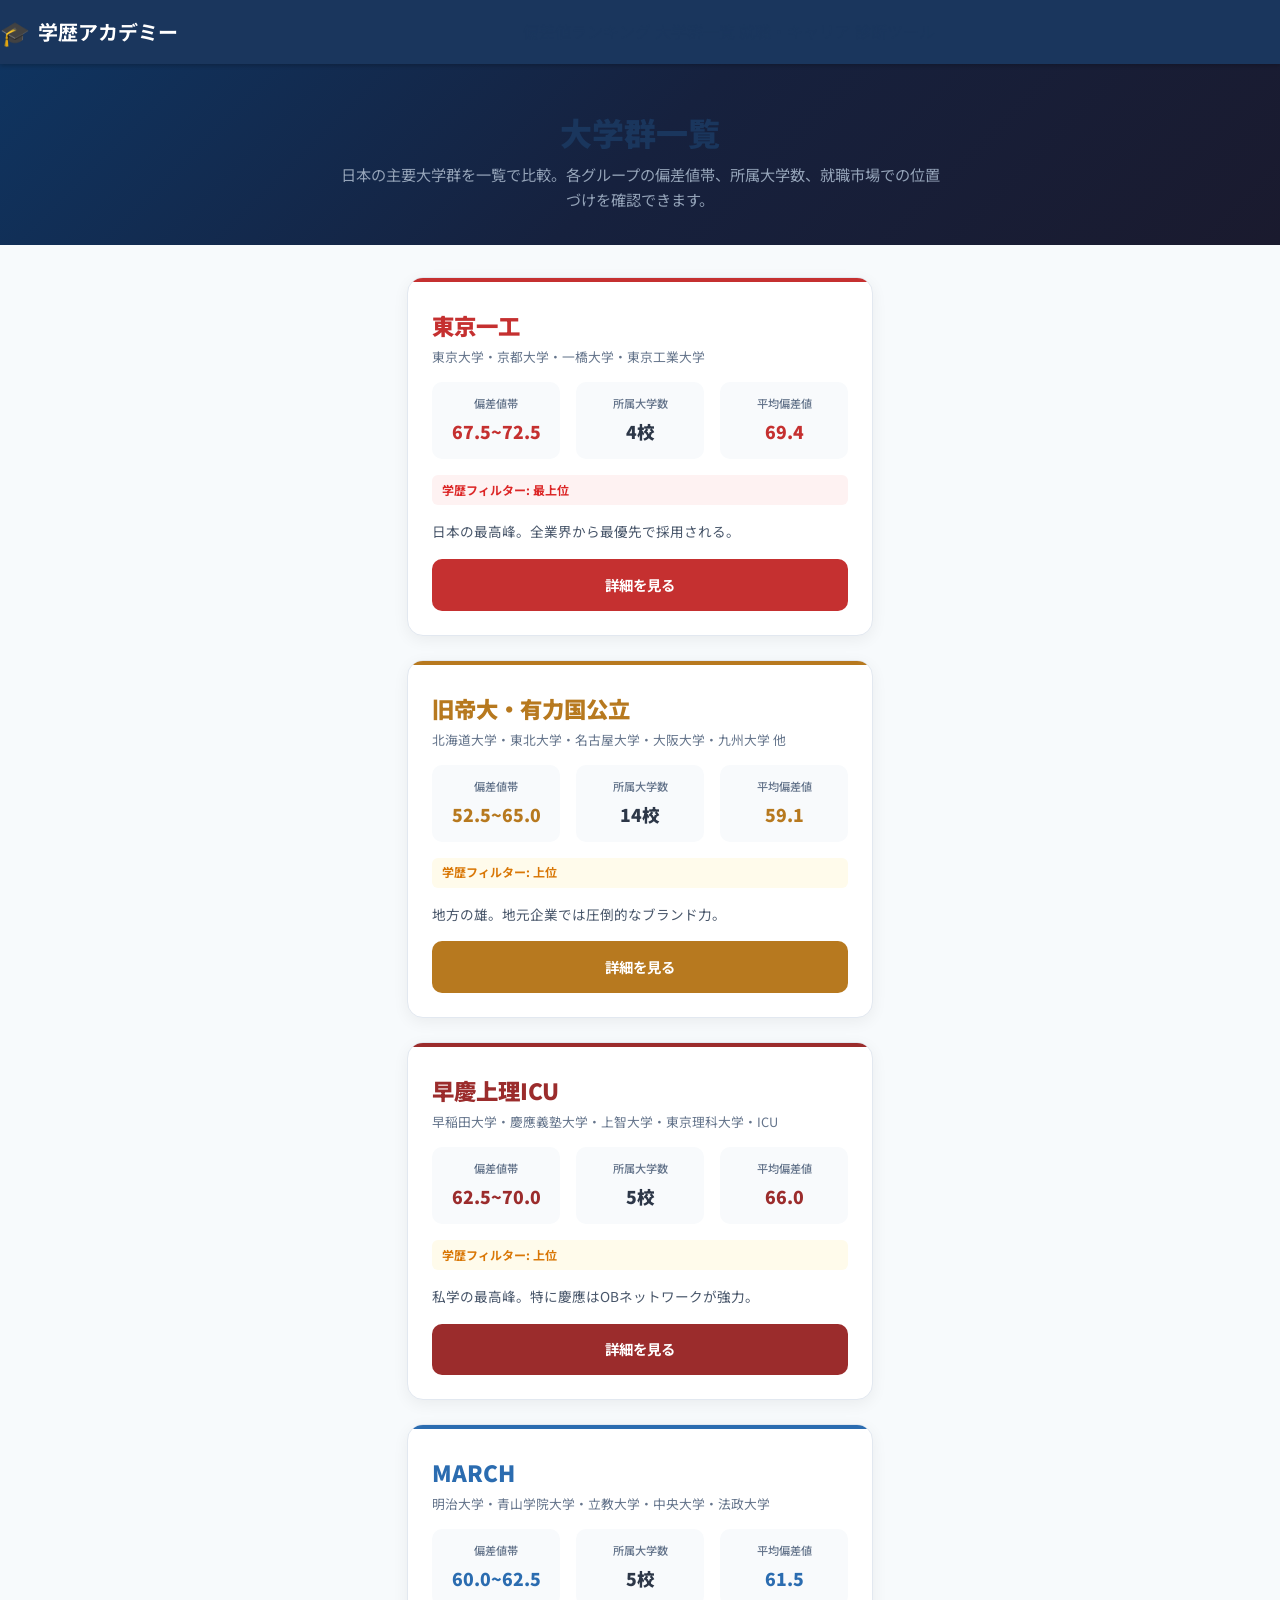
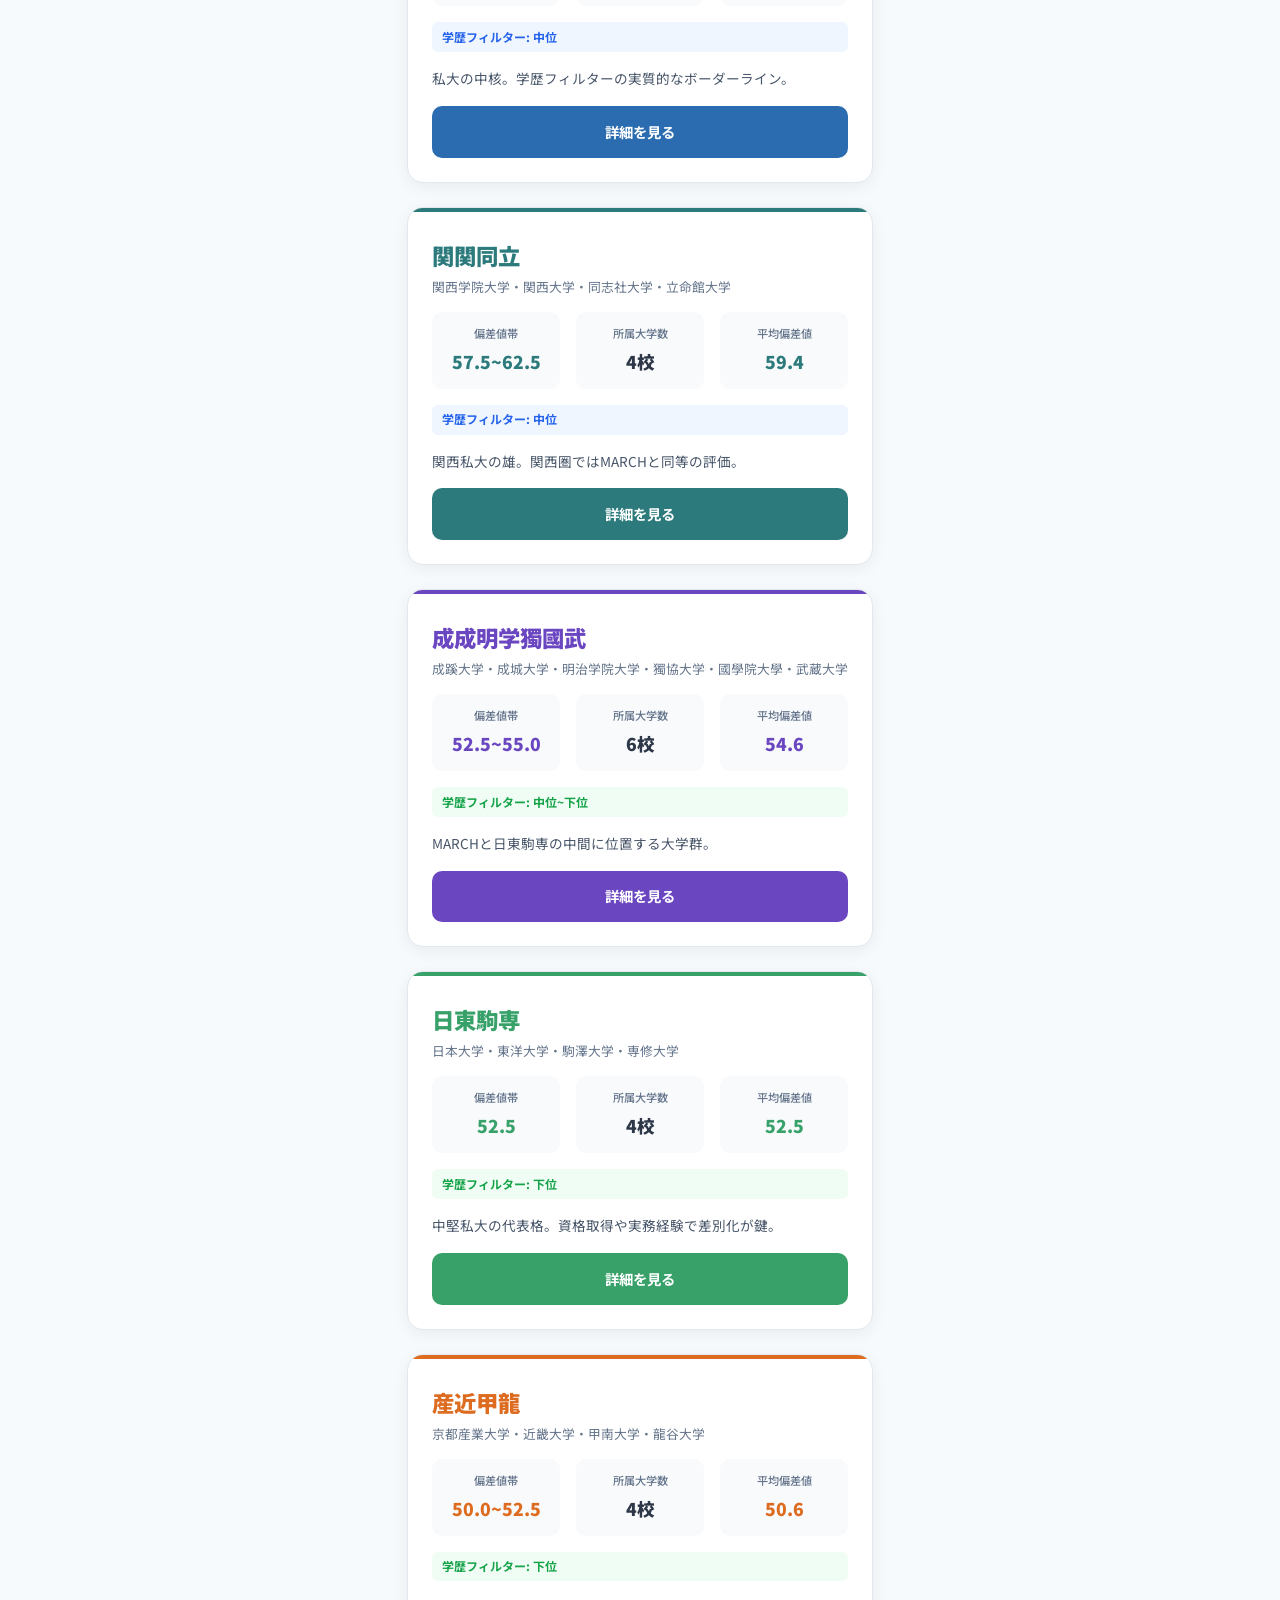
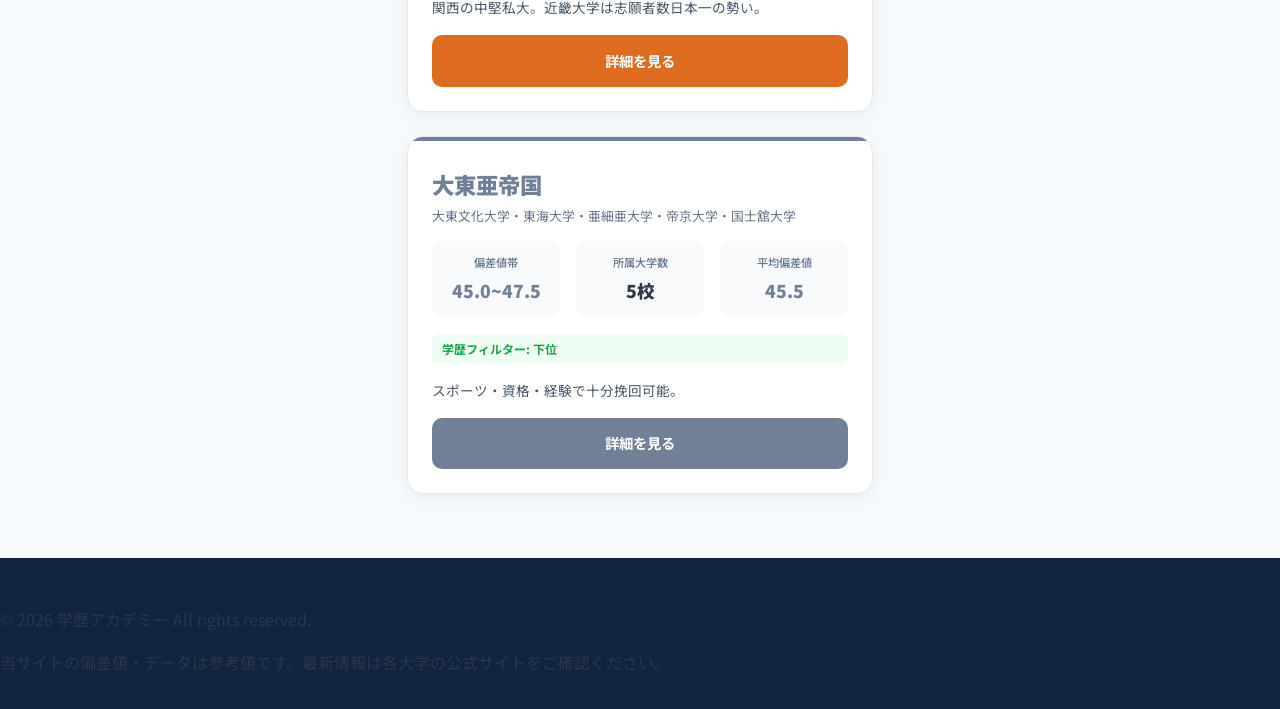
<file: groups/index.html>
<!DOCTYPE html>
<html lang="ja">
<head>
  <meta charset="UTF-8">
  <meta name="viewport" content="width=device-width, initial-scale=1.0">
  <title>大学群一覧 | 学歴アカデミー</title>
  <meta name="description" content="東京一工、早慶、MARCH、関関同立、日東駒専など主要大学群を一覧で比較。各大学群の偏差値帯・所属大学数・特徴を確認できます。">
  <link rel="preconnect" href="https://fonts.googleapis.com">
  <link rel="preconnect" href="https://fonts.gstatic.com" crossorigin>
  <link href="https://fonts.googleapis.com/css2?family=Noto+Sans+JP:wght@400;500;700;900&display=swap" rel="stylesheet">
  <link rel="stylesheet" href="../css/style.css">
  <style>
    /* ===== Groups Index Page Specific Styles ===== */
    .groups-hero {
      background: linear-gradient(135deg, #0f3460 0%, #16213e 50%, #1a1a2e 100%);
      padding: 3rem 1rem 2rem;
      text-align: center;
      color: #fff;
    }
    .groups-hero h1 {
      font-size: 2rem;
      font-weight: 900;
      margin-bottom: 0.5rem;
    }
    .groups-hero p {
      color: #94a3b8;
      font-size: 0.95rem;
      max-width: 600px;
      margin: 0 auto;
    }

    .groups-container {
      max-width: 1200px;
      margin: 0 auto;
      padding: 2rem 1rem 4rem;
    }

    .groups-grid {
      display: grid;
      grid-template-columns: repeat(auto-fill, minmax(340px, 1fr));
      gap: 1.5rem;
    }

    .group-card {
      background: #fff;
      border-radius: 16px;
      box-shadow: 0 4px 16px rgba(0,0,0,0.06);
      border: 1px solid #e2e8f0;
      overflow: hidden;
      transition: transform 0.3s, box-shadow 0.3s;
      display: flex;
      flex-direction: column;
    }
    .group-card:hover {
      transform: translateY(-4px);
      box-shadow: 0 12px 32px rgba(0,0,0,0.12);
    }

    .group-card-header {
      padding: 1.5rem 1.5rem 1rem;
      position: relative;
    }
    .group-card-header::before {
      content: '';
      position: absolute;
      top: 0;
      left: 0;
      right: 0;
      height: 4px;
    }

    .group-card-name {
      font-size: 1.4rem;
      font-weight: 900;
      margin-bottom: 0.25rem;
    }
    .group-card-fullname {
      font-size: 0.8rem;
      color: #64748b;
      line-height: 1.4;
    }

    .group-card-body {
      padding: 0 1.5rem 1.5rem;
      flex: 1;
      display: flex;
      flex-direction: column;
    }

    .group-card-stats {
      display: flex;
      gap: 1rem;
      margin-bottom: 1rem;
    }
    .group-stat {
      flex: 1;
      background: #f8fafc;
      border-radius: 10px;
      padding: 0.75rem;
      text-align: center;
    }
    .group-stat-label {
      font-size: 0.7rem;
      color: #64748b;
      font-weight: 500;
      margin-bottom: 0.25rem;
    }
    .group-stat-value {
      font-size: 1.1rem;
      font-weight: 900;
    }

    .group-card-desc {
      font-size: 0.85rem;
      color: #475569;
      line-height: 1.6;
      margin-bottom: 1rem;
      flex: 1;
    }

    .group-card-filter {
      display: inline-block;
      font-size: 0.75rem;
      font-weight: 700;
      padding: 0.3rem 0.6rem;
      border-radius: 6px;
      margin-bottom: 1rem;
    }

    .group-card-link {
      display: block;
      text-align: center;
      padding: 0.85rem;
      font-weight: 700;
      font-size: 0.9rem;
      text-decoration: none;
      border-radius: 10px;
      transition: all 0.3s;
      margin-top: auto;
    }
    .group-card-link:hover {
      opacity: 0.85;
      transform: translateY(-1px);
    }

    @media (max-width: 768px) {
      .groups-hero h1 {
        font-size: 1.5rem;
      }
      .groups-grid {
        grid-template-columns: 1fr;
      }
    }
  </style>
<!-- Google tag (gtag.js) -->
<script async src="https://www.googletagmanager.com/gtag/js?id=G-HJLCFVY5TF"></script>
<script>
  window.dataLayer = window.dataLayer || [];
  function gtag(){dataLayer.push(arguments);}
  gtag('js', new Date());
  gtag('config', 'G-HJLCFVY5TF');
</script>
</head>
<body>

  <!-- Header -->
  <header class="site-header">
    <div class="header-inner">
      <a href="../" class="site-logo">
        <span class="logo-icon">&#x1F393;</span>
        <span class="logo-text">学歴アカデミー</span>
      </a>
      <nav class="site-nav">
        <a href="../ranking/" class="nav-link">偏差値ランキング</a>
        <a href="../groups/" class="nav-link active">大学群一覧</a>
        <a href="../career/" class="nav-link">就職・キャリア</a>
        <a href="../tools/" class="nav-link">診断ツール</a>
      </nav>
      <button class="nav-toggle" aria-label="メニュー">
        <span></span><span></span><span></span>
      </button>
    </div>
  </header>

  <!-- Hero -->
  <section class="groups-hero">
    <h1>大学群一覧</h1>
    <p>日本の主要大学群を一覧で比較。各グループの偏差値帯、所属大学数、就職市場での位置づけを確認できます。</p>
  </section>

  <!-- Groups Grid -->
  <div class="groups-container">
    <div class="groups-grid" id="groupsGrid">
      <!-- JS で動的生成 -->
    </div>
  </div>

  <!-- Footer -->
  <footer class="site-footer">
    <div class="footer-inner">
      <p>&copy; 2026 学歴アカデミー All rights reserved.</p>
      <p class="footer-note">当サイトの偏差値・データは参考値です。最新情報は各大学の公式サイトをご確認ください。</p>
    </div>
  </footer>

  <script src="../js/data.js"></script>
  <script>
    (function() {
      'use strict';

      var grid = document.getElementById('groupsGrid');
      var groupKeys = Object.keys(GROUPS);

      groupKeys.forEach(function(key) {
        var g = GROUPS[key];
        // 所属大学数
        var members = UNIVERSITY_DATA.filter(function(u) { return u.group === key; });
        var count = members.length;

        // 平均偏差値
        var avgHensachi = 0;
        if (count > 0) {
          var sum = members.reduce(function(s, u) { return s + u.hensachi; }, 0);
          avgHensachi = (sum / count).toFixed(1);
        }

        // フィルターレベルの色
        var filterBg, filterColor;
        switch (g.filterLevel) {
          case '最上位': filterBg = '#fef2f2'; filterColor = '#dc2626'; break;
          case '上位':   filterBg = '#fffbeb'; filterColor = '#d97706'; break;
          case '中位':   filterBg = '#eff6ff'; filterColor = '#2563eb'; break;
          default:       filterBg = '#f0fdf4'; filterColor = '#16a34a'; break;
        }

        var card = document.createElement('div');
        card.className = 'group-card';
        card.innerHTML =
          '<div class="group-card-header" style="border-top: 4px solid ' + g.color + '">' +
            '<div class="group-card-name" style="color: ' + g.color + '">' + g.name + '</div>' +
            '<div class="group-card-fullname">' + g.fullName + '</div>' +
          '</div>' +
          '<div class="group-card-body">' +
            '<div class="group-card-stats">' +
              '<div class="group-stat">' +
                '<div class="group-stat-label">偏差値帯</div>' +
                '<div class="group-stat-value" style="color: ' + g.color + '">' + g.hensachiRange + '</div>' +
              '</div>' +
              '<div class="group-stat">' +
                '<div class="group-stat-label">所属大学数</div>' +
                '<div class="group-stat-value">' + count + '校</div>' +
              '</div>' +
              '<div class="group-stat">' +
                '<div class="group-stat-label">平均偏差値</div>' +
                '<div class="group-stat-value" style="color: ' + g.color + '">' + avgHensachi + '</div>' +
              '</div>' +
            '</div>' +
            '<span class="group-card-filter" style="background: ' + filterBg + '; color: ' + filterColor + '">学歴フィルター: ' + g.filterLevel + '</span>' +
            '<p class="group-card-desc">' + g.description + '</p>' +
            '<a href="detail.html#' + key + '" class="group-card-link" style="background: ' + g.color + '; color: #fff;">詳細を見る</a>' +
          '</div>';

        grid.appendChild(card);
      });

      // ハンバーガーメニュー
      var navToggle = document.querySelector('.nav-toggle');
      var siteNav = document.querySelector('.site-nav');
      if (navToggle && siteNav) {
        navToggle.addEventListener('click', function() {
          siteNav.classList.toggle('open');
          navToggle.classList.toggle('open');
        });
      }
    })();
  </script>
</body>
</html>
</file>
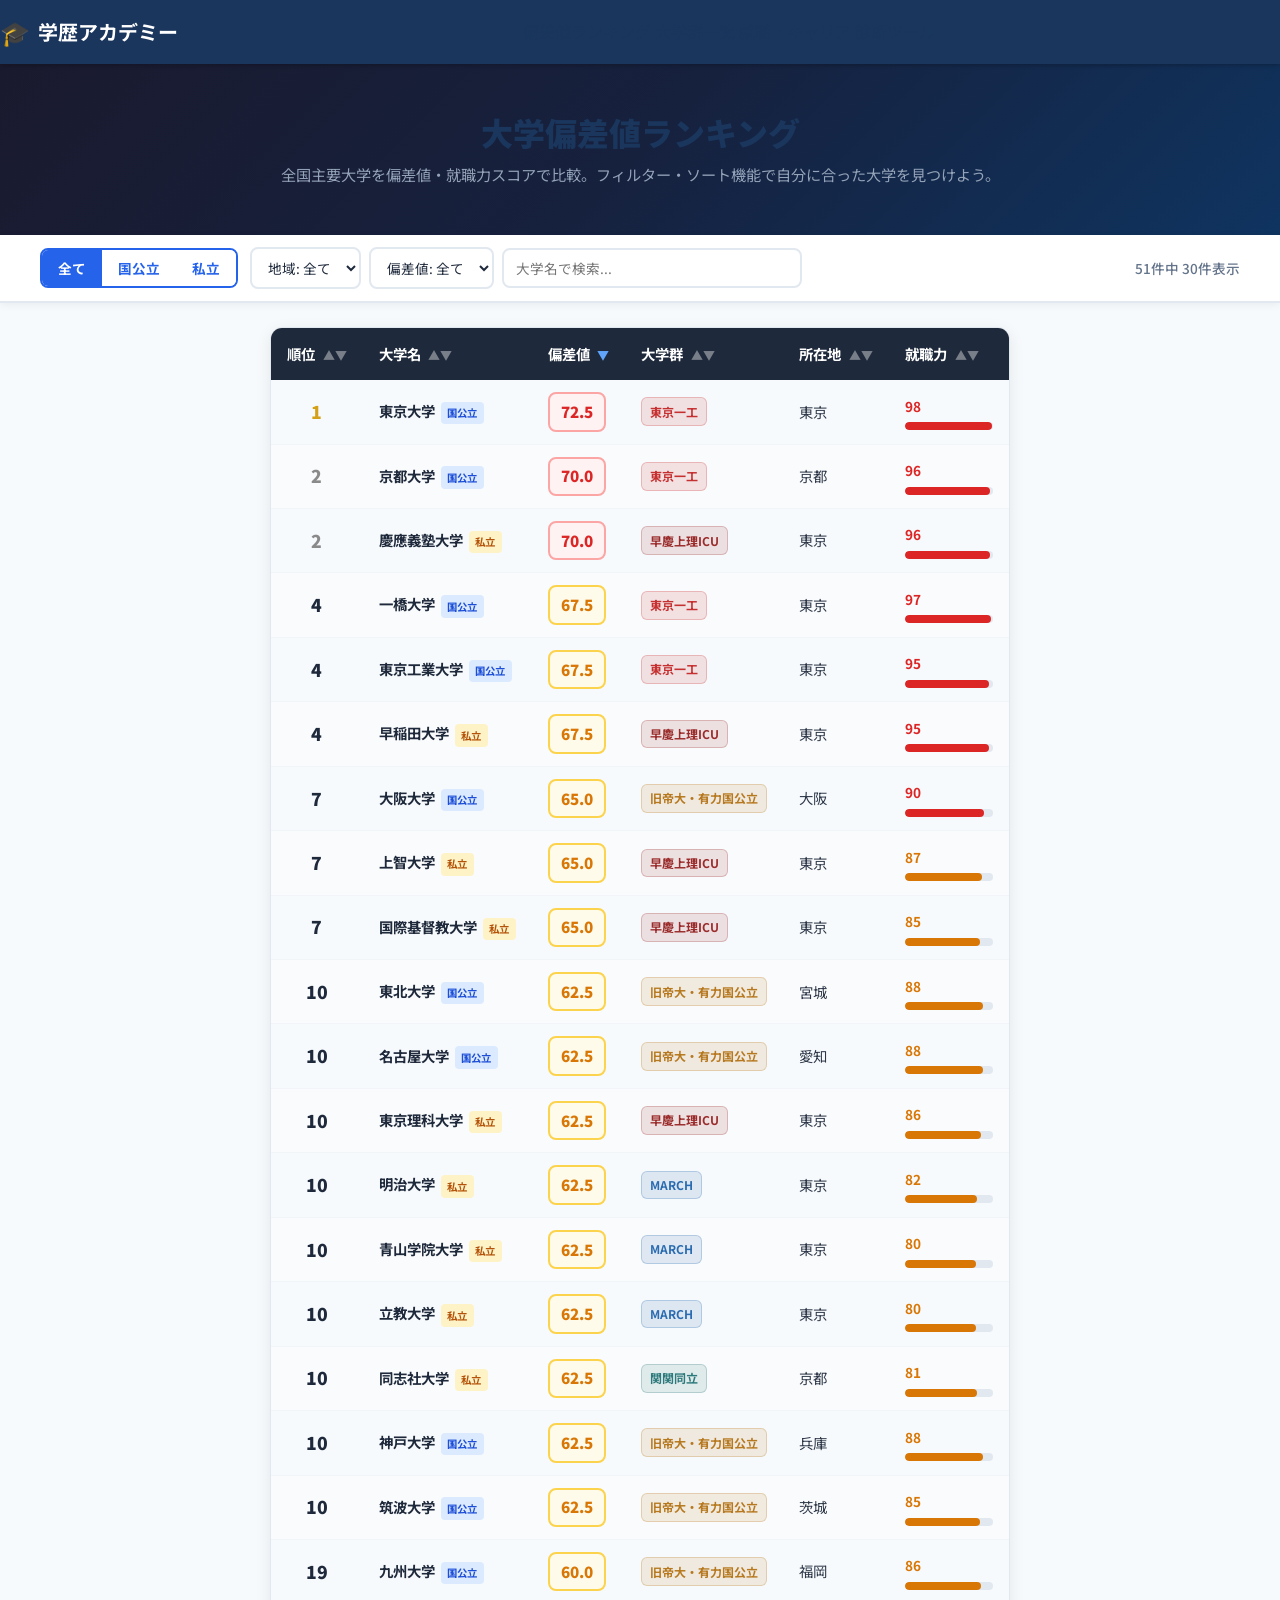
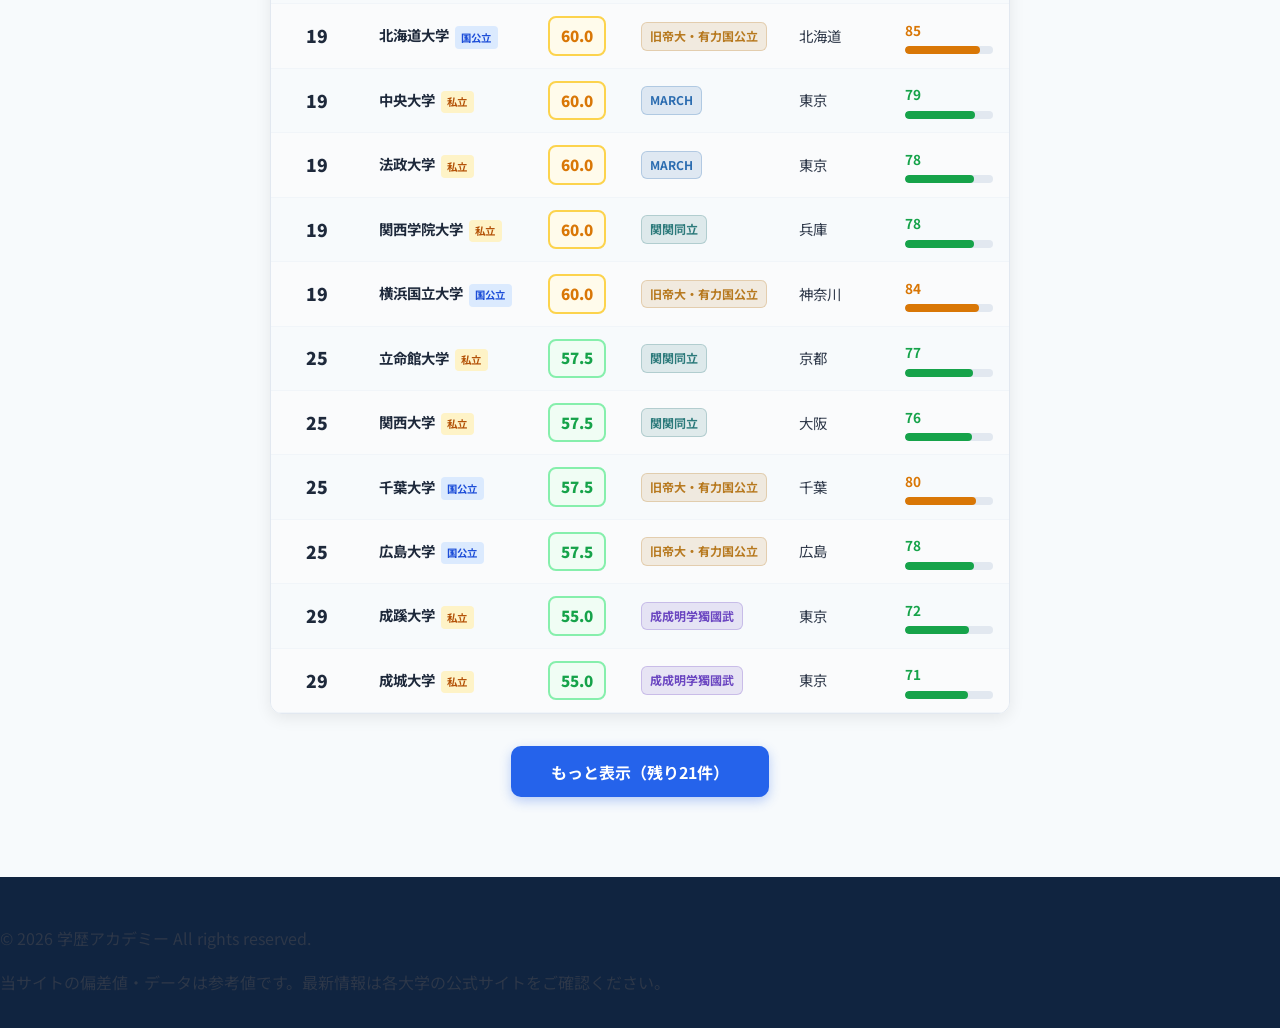
<file: ranking/index.html>
<!DOCTYPE html>
<html lang="ja">
<head>
  <meta charset="UTF-8">
  <meta name="viewport" content="width=device-width, initial-scale=1.0">
  <title>大学偏差値ランキング | 学歴アカデミー</title>
  <meta name="description" content="全国の大学を偏差値順にランキング。国公立・私立のフィルタリング、地域検索、ソート機能付き。就職力スコアも一覧で確認できます。">
  <link rel="preconnect" href="https://fonts.googleapis.com">
  <link rel="preconnect" href="https://fonts.gstatic.com" crossorigin>
  <link href="https://fonts.googleapis.com/css2?family=Noto+Sans+JP:wght@400;500;700;900&display=swap" rel="stylesheet">
  <link rel="stylesheet" href="../css/style.css">
  <style>
    /* ===== Ranking Page Specific Styles ===== */
    .ranking-hero {
      background: linear-gradient(135deg, #1a1a2e 0%, #16213e 50%, #0f3460 100%);
      padding: 3rem 1rem 2rem;
      text-align: center;
      color: #fff;
    }
    .ranking-hero h1 {
      font-size: 2rem;
      font-weight: 900;
      margin-bottom: 0.5rem;
    }
    .ranking-hero p {
      color: #94a3b8;
      font-size: 0.95rem;
    }

    /* Filter Bar */
    .filter-bar {
      position: sticky;
      top: 0;
      z-index: 100;
      background: #fff;
      border-bottom: 2px solid #e2e8f0;
      padding: 0.75rem 1rem;
      box-shadow: 0 2px 8px rgba(0,0,0,0.06);
    }
    .filter-bar-inner {
      max-width: 1200px;
      margin: 0 auto;
      display: flex;
      flex-wrap: wrap;
      gap: 0.75rem;
      align-items: center;
    }

    /* Tabs */
    .filter-tabs {
      display: flex;
      gap: 0;
      border-radius: 8px;
      overflow: hidden;
      border: 2px solid #2563eb;
      flex-shrink: 0;
    }
    .filter-tabs button {
      padding: 0.5rem 1rem;
      border: none;
      background: #fff;
      color: #2563eb;
      font-weight: 700;
      font-size: 0.85rem;
      cursor: pointer;
      transition: all 0.2s;
      font-family: 'Noto Sans JP', sans-serif;
    }
    .filter-tabs button.active {
      background: #2563eb;
      color: #fff;
    }
    .filter-tabs button:hover:not(.active) {
      background: #eff6ff;
    }

    /* Filter Controls */
    .filter-controls {
      display: flex;
      gap: 0.5rem;
      flex-wrap: wrap;
      flex: 1;
      align-items: center;
    }
    .filter-controls select,
    .filter-controls input {
      padding: 0.5rem 0.75rem;
      border: 2px solid #e2e8f0;
      border-radius: 8px;
      font-size: 0.85rem;
      font-family: 'Noto Sans JP', sans-serif;
      background: #fff;
      color: #1e293b;
      transition: border-color 0.2s;
    }
    .filter-controls select:focus,
    .filter-controls input:focus {
      outline: none;
      border-color: #2563eb;
    }
    .filter-controls input[type="text"] {
      min-width: 180px;
      flex: 1;
      max-width: 300px;
    }
    .filter-result-count {
      font-size: 0.85rem;
      color: #64748b;
      font-weight: 500;
      white-space: nowrap;
      margin-left: auto;
    }

    /* Table Container */
    .ranking-container {
      max-width: 1200px;
      margin: 0 auto;
      padding: 1.5rem 1rem 3rem;
    }

    .ranking-table-wrap {
      overflow-x: auto;
      border-radius: 12px;
      box-shadow: 0 4px 16px rgba(0,0,0,0.08);
      border: 1px solid #e2e8f0;
    }

    .ranking-table {
      width: 100%;
      border-collapse: collapse;
      font-size: 0.9rem;
      min-width: 700px;
    }
    .ranking-table thead {
      background: #1e293b;
      color: #fff;
    }
    .ranking-table thead th {
      padding: 0.85rem 1rem;
      font-weight: 700;
      text-align: left;
      cursor: pointer;
      user-select: none;
      white-space: nowrap;
      position: relative;
      transition: background 0.2s;
    }
    .ranking-table thead th:hover {
      background: #334155;
    }
    .ranking-table thead th .sort-icon {
      margin-left: 0.3rem;
      opacity: 0.4;
      font-size: 0.75rem;
    }
    .ranking-table thead th.sort-active .sort-icon {
      opacity: 1;
      color: #60a5fa;
    }

    .ranking-table tbody tr {
      border-bottom: 1px solid #f1f5f9;
      transition: background 0.15s;
    }
    .ranking-table tbody tr:hover {
      background: #f8fafc;
    }
    .ranking-table tbody tr:nth-child(even) {
      background: #fafbfc;
    }
    .ranking-table tbody tr:nth-child(even):hover {
      background: #f1f5f9;
    }
    .ranking-table tbody td {
      padding: 0.75rem 1rem;
      vertical-align: middle;
    }

    /* Rank Number */
    .rank-num {
      font-weight: 900;
      font-size: 1.1rem;
      color: #1e293b;
      text-align: center;
      min-width: 2.5rem;
    }
    .rank-num.top1 { color: #d4a017; }
    .rank-num.top2 { color: #8a8a8a; }
    .rank-num.top3 { color: #b87333; }

    /* University Name */
    .uni-name {
      font-weight: 700;
      color: #1e293b;
    }
    .uni-type-badge {
      display: inline-block;
      font-size: 0.65rem;
      padding: 0.15rem 0.4rem;
      border-radius: 4px;
      margin-left: 0.4rem;
      font-weight: 700;
      vertical-align: middle;
    }
    .uni-type-badge.national {
      background: #dbeafe;
      color: #1d4ed8;
    }
    .uni-type-badge.private {
      background: #fef3c7;
      color: #b45309;
    }

    /* Hensachi Badge */
    .hensachi-badge {
      display: inline-flex;
      align-items: center;
      justify-content: center;
      font-weight: 900;
      font-size: 0.95rem;
      padding: 0.3rem 0.7rem;
      border-radius: 8px;
      min-width: 3rem;
      text-align: center;
    }
    .hensachi-badge.level-70 {
      background: #fef2f2;
      color: #dc2626;
      border: 2px solid #fca5a5;
    }
    .hensachi-badge.level-60 {
      background: #fffbeb;
      color: #d97706;
      border: 2px solid #fcd34d;
    }
    .hensachi-badge.level-50 {
      background: #f0fdf4;
      color: #16a34a;
      border: 2px solid #86efac;
    }
    .hensachi-badge.level-40 {
      background: #eff6ff;
      color: #2563eb;
      border: 2px solid #93c5fd;
    }

    /* Group badge */
    .group-badge {
      display: inline-block;
      padding: 0.2rem 0.5rem;
      border-radius: 6px;
      font-size: 0.75rem;
      font-weight: 700;
      white-space: nowrap;
    }

    /* Job Score bar */
    .job-score-cell {
      min-width: 120px;
    }
    .job-score-bar-bg {
      width: 100%;
      height: 8px;
      background: #e2e8f0;
      border-radius: 4px;
      overflow: hidden;
      margin-top: 0.25rem;
    }
    .job-score-bar {
      height: 100%;
      border-radius: 4px;
      transition: width 0.5s ease;
    }
    .job-score-val {
      font-weight: 700;
      font-size: 0.85rem;
    }

    /* Load More Button */
    .load-more-wrap {
      text-align: center;
      padding: 2rem 0;
    }
    .load-more-btn {
      padding: 0.85rem 2.5rem;
      background: #2563eb;
      color: #fff;
      border: none;
      border-radius: 10px;
      font-size: 1rem;
      font-weight: 700;
      cursor: pointer;
      font-family: 'Noto Sans JP', sans-serif;
      transition: all 0.3s;
      box-shadow: 0 4px 12px rgba(37,99,235,0.3);
    }
    .load-more-btn:hover {
      background: #1d4ed8;
      transform: translateY(-2px);
      box-shadow: 0 6px 16px rgba(37,99,235,0.4);
    }
    .load-more-btn:disabled {
      background: #94a3b8;
      cursor: not-allowed;
      transform: none;
      box-shadow: none;
    }

    /* No Results */
    .no-results {
      text-align: center;
      padding: 3rem 1rem;
      color: #64748b;
    }
    .no-results .icon {
      font-size: 3rem;
      margin-bottom: 1rem;
    }
    .no-results p {
      font-size: 1.1rem;
      font-weight: 500;
    }

    /* Responsive */
    @media (max-width: 768px) {
      .ranking-hero h1 {
        font-size: 1.5rem;
      }
      .filter-bar-inner {
        flex-direction: column;
        align-items: stretch;
      }
      .filter-tabs {
        align-self: center;
      }
      .filter-controls {
        flex-direction: column;
      }
      .filter-controls select,
      .filter-controls input {
        width: 100%;
        max-width: none;
      }
      .filter-result-count {
        text-align: center;
        margin-left: 0;
      }
      .ranking-table {
        font-size: 0.8rem;
      }
      .ranking-table thead th,
      .ranking-table tbody td {
        padding: 0.5rem 0.6rem;
      }
    }
  </style>
<!-- Google tag (gtag.js) -->
<script async src="https://www.googletagmanager.com/gtag/js?id=G-HJLCFVY5TF"></script>
<script>
  window.dataLayer = window.dataLayer || [];
  function gtag(){dataLayer.push(arguments);}
  gtag('js', new Date());
  gtag('config', 'G-HJLCFVY5TF');
</script>
</head>
<body>

  <!-- Header -->
  <header class="site-header">
    <div class="header-inner">
      <a href="../" class="site-logo">
        <span class="logo-icon">&#x1F393;</span>
        <span class="logo-text">学歴アカデミー</span>
      </a>
      <nav class="site-nav">
        <a href="../ranking/" class="nav-link active">偏差値ランキング</a>
        <a href="../groups/" class="nav-link">大学群一覧</a>
        <a href="../career/" class="nav-link">就職・キャリア</a>
        <a href="../tools/" class="nav-link">診断ツール</a>
      </nav>
      <button class="nav-toggle" aria-label="メニュー">
        <span></span><span></span><span></span>
      </button>
    </div>
  </header>

  <!-- Hero -->
  <section class="ranking-hero">
    <h1>大学偏差値ランキング</h1>
    <p>全国主要大学を偏差値・就職力スコアで比較。フィルター・ソート機能で自分に合った大学を見つけよう。</p>
  </section>

  <!-- Filter Bar -->
  <div class="filter-bar">
    <div class="filter-bar-inner">
      <div class="filter-tabs">
        <button class="active" data-type="all">全て</button>
        <button data-type="national">国公立</button>
        <button data-type="private">私立</button>
      </div>
      <div class="filter-controls">
        <select id="regionFilter">
          <option value="">地域: 全て</option>
          <option value="北海道">北海道</option>
          <option value="東北">東北</option>
          <option value="関東">関東</option>
          <option value="中部">中部</option>
          <option value="近畿">近畿</option>
          <option value="中国">中国</option>
          <option value="九州">九州</option>
        </select>
        <select id="hensachiFilter">
          <option value="">偏差値: 全て</option>
          <option value="70-80">70以上</option>
          <option value="60-70">60〜69</option>
          <option value="50-60">50〜59</option>
          <option value="40-50">40〜49</option>
        </select>
        <input type="text" id="searchBox" placeholder="大学名で検索...">
        <span class="filter-result-count" id="resultCount"></span>
      </div>
    </div>
  </div>

  <!-- Ranking Table -->
  <div class="ranking-container">
    <div class="ranking-table-wrap">
      <table class="ranking-table">
        <thead>
          <tr>
            <th data-sort="rank">順位 <span class="sort-icon">&#9650;&#9660;</span></th>
            <th data-sort="name">大学名 <span class="sort-icon">&#9650;&#9660;</span></th>
            <th data-sort="hensachi">偏差値 <span class="sort-icon">&#9650;&#9660;</span></th>
            <th data-sort="group">大学群 <span class="sort-icon">&#9650;&#9660;</span></th>
            <th data-sort="region">所在地 <span class="sort-icon">&#9650;&#9660;</span></th>
            <th data-sort="jobScore">就職力 <span class="sort-icon">&#9650;&#9660;</span></th>
          </tr>
        </thead>
        <tbody id="rankingBody">
        </tbody>
      </table>
    </div>

    <div class="no-results" id="noResults" style="display:none;">
      <div class="icon">&#x1F50D;</div>
      <p>条件に合う大学が見つかりませんでした。</p>
    </div>

    <div class="load-more-wrap" id="loadMoreWrap">
      <button class="load-more-btn" id="loadMoreBtn">もっと表示</button>
    </div>
  </div>

  <!-- Footer -->
  <footer class="site-footer">
    <div class="footer-inner">
      <p>&copy; 2026 学歴アカデミー All rights reserved.</p>
      <p class="footer-note">当サイトの偏差値・データは参考値です。最新情報は各大学の公式サイトをご確認ください。</p>
    </div>
  </footer>

  <script src="../js/data.js"></script>
  <script src="../js/ranking.js"></script>
</body>
</html>
</file>
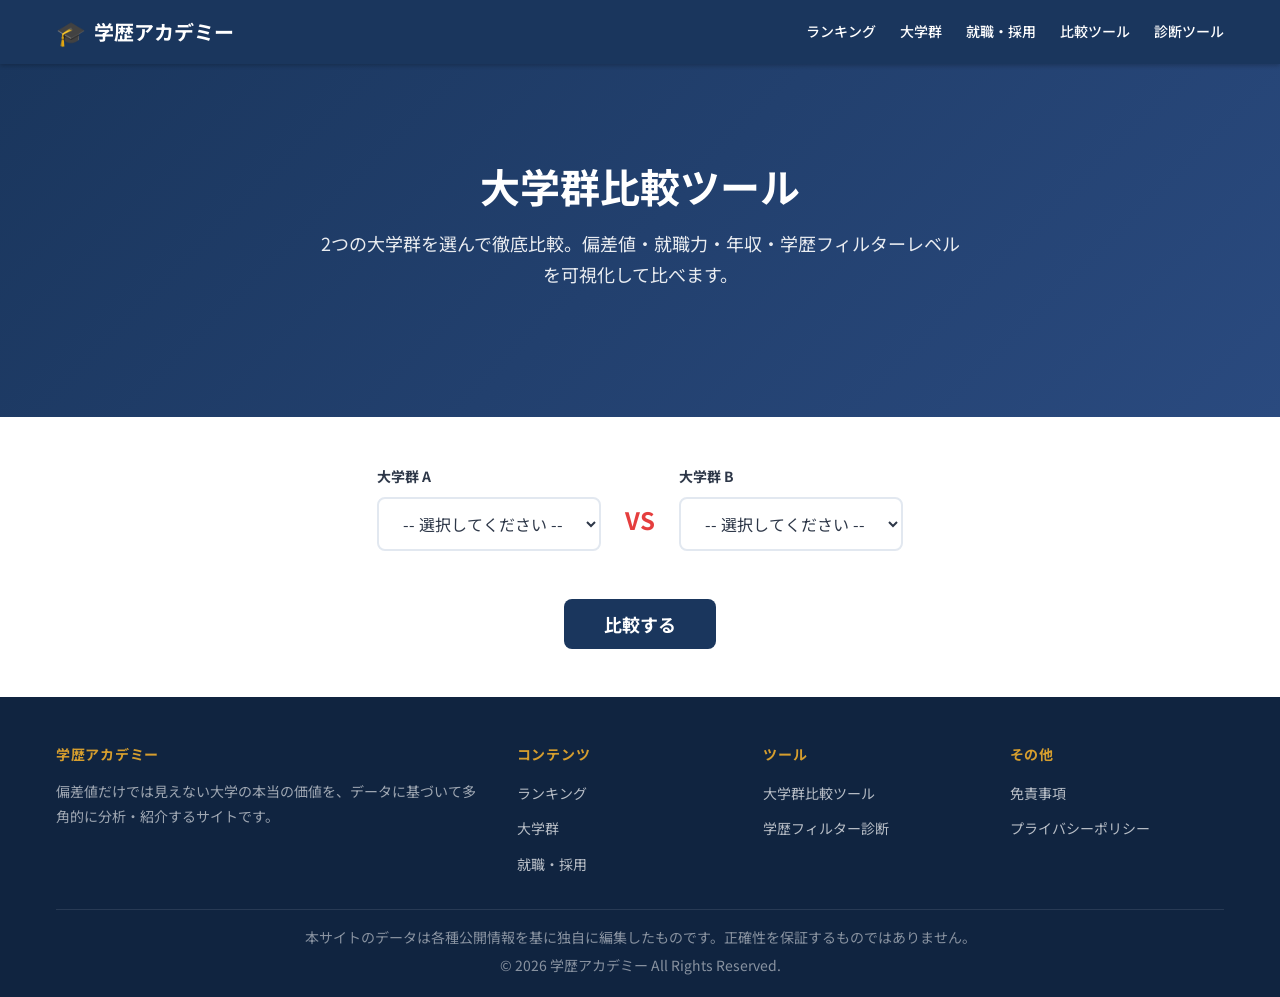
<file: tools/compare.html>
<!DOCTYPE html>
<html lang="ja">
<head>
  <meta charset="UTF-8">
  <meta name="viewport" content="width=device-width, initial-scale=1.0">
  <meta name="description" content="2つの大学群を選んで偏差値・就職力・年収・学歴フィルターレベルを徹底比較するツール。">
  <title>大学群比較ツール | 学歴アカデミー</title>

  <!-- Google Fonts -->
  <link rel="preconnect" href="https://fonts.googleapis.com">
  <link rel="preconnect" href="https://fonts.gstatic.com" crossorigin>
  <link href="https://fonts.googleapis.com/css2?family=Noto+Sans+JP:wght@400;500;700&display=swap" rel="stylesheet">

  <!-- CSS -->
  <link rel="stylesheet" href="../css/style.css">

  <style>
    /* ===== Compare Tool Specific Styles ===== */

    /* Selector Section */
    .compare-selector {
      background: var(--color-white);
      padding: var(--spacing-6) 0;
    }
    .selector-form {
      display: flex;
      align-items: center;
      justify-content: center;
      gap: var(--spacing-4);
      flex-wrap: wrap;
    }
    .selector-group {
      display: flex;
      flex-direction: column;
      gap: var(--spacing-2);
    }
    .selector-group label {
      font-size: var(--font-size-sm);
      font-weight: 700;
      color: var(--color-text);
    }
    .selector-group select {
      padding: 12px 20px;
      font-size: 1rem;
      border: 2px solid var(--color-border);
      border-radius: var(--border-radius);
      background: var(--color-white);
      color: var(--color-text);
      min-width: 220px;
      cursor: pointer;
      font-family: var(--font-family);
      transition: border-color var(--transition-base);
    }
    .selector-group select:focus {
      outline: none;
      border-color: var(--color-primary-light);
      box-shadow: 0 0 0 3px rgba(42, 74, 127, 0.15);
    }
    .vs-label {
      font-size: var(--font-size-2xl);
      font-weight: 700;
      color: var(--color-warning);
      padding-top: 24px;
    }
    .compare-btn {
      padding: 12px 40px;
      font-size: var(--font-size-lg);
      font-weight: 700;
      background: var(--color-primary);
      color: var(--color-white);
      border: none;
      border-radius: var(--border-radius);
      cursor: pointer;
      transition: background var(--transition-base), transform 0.1s;
      margin-top: 24px;
      font-family: var(--font-family);
    }
    .compare-btn:hover {
      background: var(--color-primary-dark);
      transform: translateY(-1px);
    }

    /* Results Section */
    .compare-results {
      padding: var(--spacing-6) 0;
      display: none;
    }
    .compare-results.visible {
      display: block;
    }
    .results-title {
      font-size: var(--font-size-2xl);
      font-weight: 700;
      text-align: center;
      margin-bottom: var(--spacing-5);
      color: var(--color-primary);
    }

    /* Two Column Layout */
    .compare-columns {
      display: grid;
      grid-template-columns: 1fr;
      gap: var(--spacing-4);
      align-items: start;
    }
    .compare-column {
      background: var(--color-white);
      border-radius: var(--border-radius);
      padding: var(--spacing-4);
      box-shadow: var(--card-shadow);
    }
    .compare-divider {
      display: none;
      align-items: center;
      justify-content: center;
      font-size: 1.8rem;
      font-weight: 700;
      color: var(--color-text-light);
    }
    .column-header {
      text-align: center;
      padding-bottom: var(--spacing-4);
      border-bottom: 2px solid var(--color-border);
      margin-bottom: var(--spacing-4);
    }
    .column-header h3 {
      font-size: var(--font-size-xl);
      font-weight: 700;
      margin-bottom: var(--spacing-1);
    }
    .column-header .group-range {
      font-size: var(--font-size-sm);
      color: var(--color-text-light);
    }

    /* Stat Row */
    .stat-row {
      display: flex;
      align-items: center;
      justify-content: space-between;
      padding: var(--spacing-3) 0;
      border-bottom: 1px solid #edf2f7;
    }
    .stat-row:last-child {
      border-bottom: none;
    }
    .stat-label {
      font-size: var(--font-size-sm);
      font-weight: 500;
      color: var(--color-text);
      min-width: 90px;
    }
    .stat-value-wrap {
      display: flex;
      align-items: center;
      gap: 12px;
      flex: 1;
      margin-left: 12px;
    }
    .stat-bar-bg {
      flex: 1;
      height: 24px;
      background: #edf2f7;
      border-radius: 12px;
      overflow: hidden;
    }
    .stat-bar {
      height: 100%;
      border-radius: 12px;
      transition: width 0.6s ease;
      min-width: 4px;
    }
    .stat-number {
      font-size: var(--font-size-lg);
      font-weight: 700;
      min-width: 70px;
      text-align: right;
    }
    .winner { color: #276749; }
    .winner .stat-bar { background: linear-gradient(90deg, #48bb78, #38a169); }
    .loser { color: #a0aec0; }
    .loser .stat-bar { background: #cbd5e0; }
    .tie { color: var(--color-primary-light); }
    .tie .stat-bar { background: linear-gradient(90deg, #63b3ed, #3182ce); }

    /* University List */
    .univ-list-section {
      margin-top: var(--spacing-4);
      padding-top: var(--spacing-4);
      border-top: 2px solid var(--color-border);
    }
    .univ-list-section h4 {
      font-size: var(--font-size-sm);
      font-weight: 700;
      color: var(--color-text);
      margin-bottom: var(--spacing-2);
    }
    .univ-tag {
      display: inline-block;
      padding: 4px 12px;
      margin: 4px;
      font-size: 0.82rem;
      background: #edf2f7;
      border-radius: 20px;
      color: var(--color-text);
      font-weight: 500;
    }

    /* Filter Level Badge */
    .filter-badge {
      display: inline-block;
      padding: 6px 16px;
      border-radius: 20px;
      font-size: var(--font-size-sm);
      font-weight: 700;
    }
    .filter-badge.top { background: #fed7d7; color: #9b2c2c; }
    .filter-badge.upper { background: #feebc8; color: #975a16; }
    .filter-badge.mid { background: #fefcbf; color: #975a16; }
    .filter-badge.mid-lower { background: #c6f6d5; color: #276749; }
    .filter-badge.lower { background: #e2e8f0; color: var(--color-text); }

    /* Responsive */
    @media (max-width: 767px) {
      .selector-form {
        flex-direction: column;
        gap: var(--spacing-3);
      }
      .selector-group select {
        min-width: 260px;
      }
      .vs-label {
        padding-top: 0;
      }
    }
    @media (min-width: 768px) {
      .compare-columns {
        grid-template-columns: 1fr 60px 1fr;
      }
      .compare-divider {
        display: flex;
        padding-top: 80px;
      }
    }
  </style>
<!-- Google tag (gtag.js) -->
<script async src="https://www.googletagmanager.com/gtag/js?id=G-HJLCFVY5TF"></script>
<script>
  window.dataLayer = window.dataLayer || [];
  function gtag(){dataLayer.push(arguments);}
  gtag('js', new Date());
  gtag('config', 'G-HJLCFVY5TF');
</script>
</head>
<body>

  <!-- ========== ヘッダー ========== -->
  <header class="site-header">
    <div class="container header-inner">
      <a href="../index.html" class="site-logo">
        <span class="logo-icon">&#x1F393;</span>
        <span>学歴アカデミー</span>
      </a>

      <nav class="nav-menu" aria-label="メインナビゲーション">
        <a href="../ranking/index.html">ランキング</a>
        <a href="../groups/index.html">大学群</a>
        <a href="../career/index.html">就職・採用</a>
        <a href="compare.html">比較ツール</a>
        <a href="diagnosis.html">診断ツール</a>
      </nav>

      <button class="hamburger" id="hamburger" aria-label="メニューを開く" aria-expanded="false">
        <span></span>
        <span></span>
        <span></span>
      </button>
    </div>

    <nav class="mobile-menu" id="mobile-menu" aria-label="モバイルナビゲーション">
      <a href="../ranking/index.html">ランキング</a>
      <a href="../groups/index.html">大学群</a>
      <a href="../career/index.html">就職・採用</a>
      <a href="compare.html">比較ツール</a>
      <a href="diagnosis.html">診断ツール</a>
    </nav>
  </header>

  <!-- ========== メインコンテンツ ========== -->
  <main>

    <!-- ===== ヒーロー ===== -->
    <section class="hero">
      <div class="container">
        <h1>大学群比較ツール</h1>
        <p>2つの大学群を選んで徹底比較。偏差値・就職力・年収・学歴フィルターレベルを可視化して比べます。</p>
      </div>
    </section>

    <!-- ===== Selector ===== -->
    <section class="compare-selector">
      <div class="container">
        <div class="selector-form">
          <div class="selector-group">
            <label for="groupA">大学群 A</label>
            <select id="groupA">
              <option value="">-- 選択してください --</option>
            </select>
          </div>
          <div class="vs-label">VS</div>
          <div class="selector-group">
            <label for="groupB">大学群 B</label>
            <select id="groupB">
              <option value="">-- 選択してください --</option>
            </select>
          </div>
        </div>
        <div class="text-center mt-4">
          <button class="compare-btn" id="compareBtn">比較する</button>
        </div>
      </div>
    </section>

    <!-- ===== Results ===== -->
    <section class="compare-results" id="compareResults">
      <div class="container">
        <h2 class="results-title" id="resultsTitle"></h2>
        <div class="compare-columns">
          <div class="compare-column" id="columnA"></div>
          <div class="compare-divider">VS</div>
          <div class="compare-column" id="columnB"></div>
        </div>
      </div>
    </section>

  </main>

  <!-- ========== フッター ========== -->
  <footer class="site-footer">
    <div class="container">
      <div class="footer-grid">
        <div class="footer-section">
          <h4>学歴アカデミー</h4>
          <p class="text-sm" style="color: rgba(255,255,255,0.6); line-height: 1.8;">
            偏差値だけでは見えない大学の本当の価値を、データに基づいて多角的に分析・紹介するサイトです。
          </p>
        </div>
        <div class="footer-section">
          <h4>コンテンツ</h4>
          <ul>
            <li><a href="../ranking/index.html">ランキング</a></li>
            <li><a href="../groups/index.html">大学群</a></li>
            <li><a href="../career/index.html">就職・採用</a></li>
          </ul>
        </div>
        <div class="footer-section">
          <h4>ツール</h4>
          <ul>
            <li><a href="compare.html">大学群比較ツール</a></li>
            <li><a href="diagnosis.html">学歴フィルター診断</a></li>
          </ul>
        </div>
        <div class="footer-section">
          <h4>その他</h4>
          <ul>
            <li><a href="#">免責事項</a></li>
            <li><a href="#">プライバシーポリシー</a></li>
          </ul>
        </div>
      </div>
      <div class="footer-bottom">
        <p>本サイトのデータは各種公開情報を基に独自に編集したものです。正確性を保証するものではありません。</p>
        <p>&copy; 2026 学歴アカデミー All Rights Reserved.</p>
      </div>
    </div>
  </footer>

  <!-- JS -->
  <script src="../js/data.js"></script>
  <script src="../js/main.js"></script>
  <script src="../js/compare.js"></script>
</body>
</html>
</file>
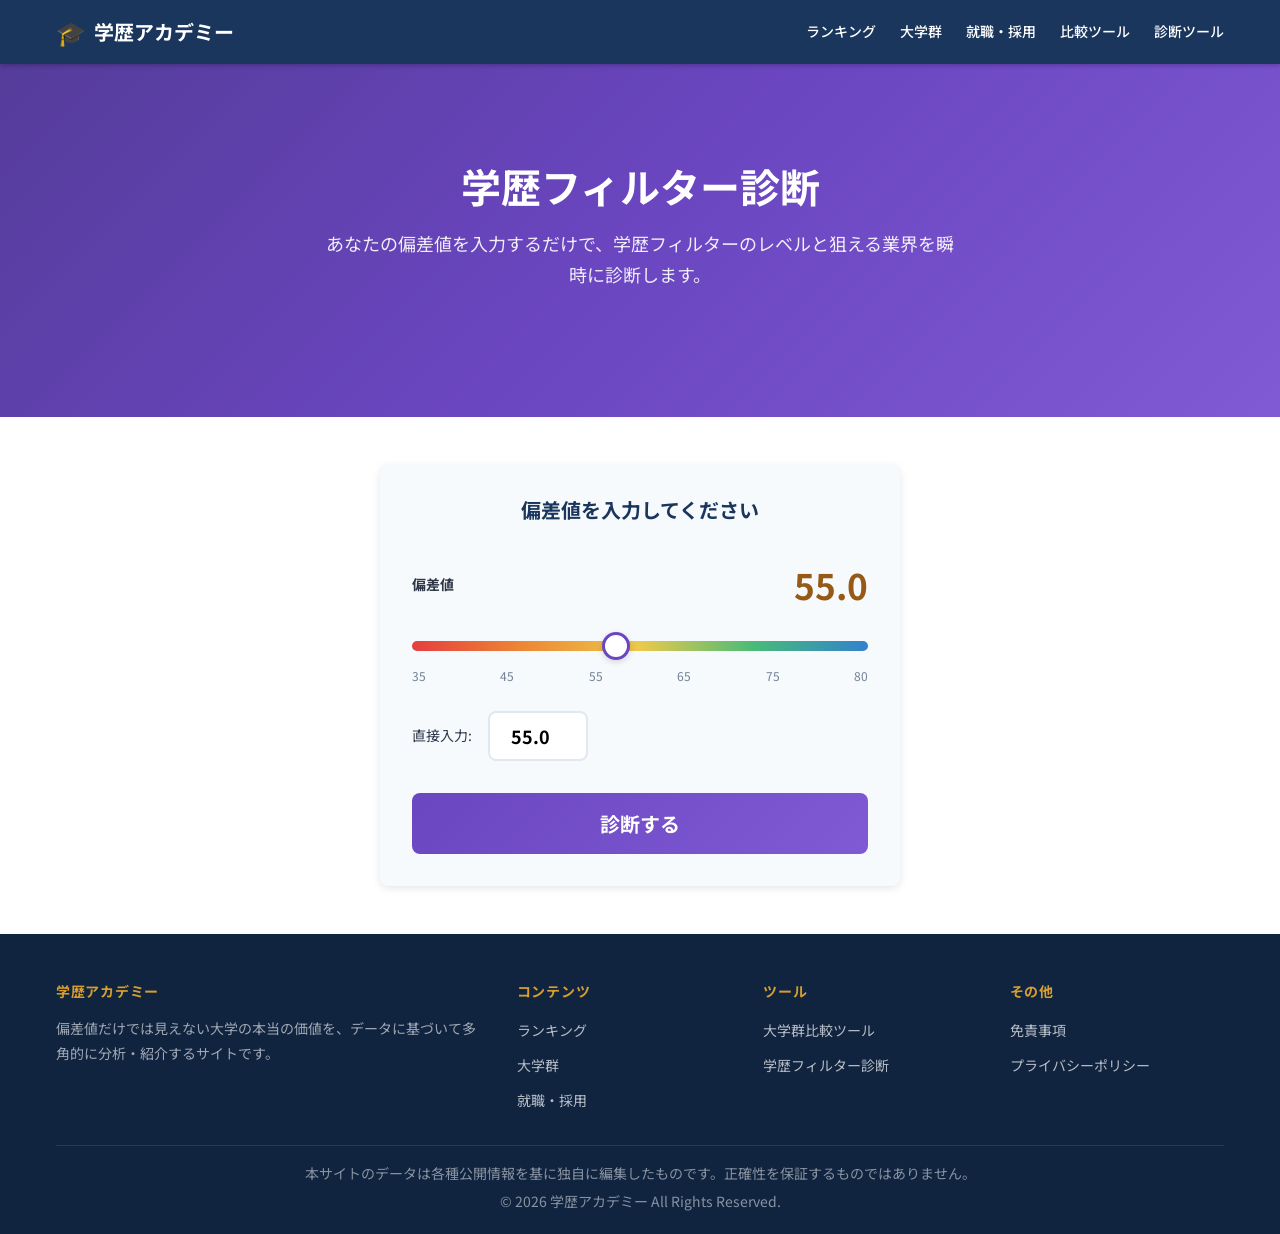
<file: tools/diagnosis.html>
<!DOCTYPE html>
<html lang="ja">
<head>
  <meta charset="UTF-8">
  <meta name="viewport" content="width=device-width, initial-scale=1.0">
  <meta name="description" content="偏差値を入力するだけで学歴フィルターレベルと狙える業界を瞬時に診断するツール。">
  <title>学歴フィルター診断 | 学歴アカデミー</title>

  <!-- Google Fonts -->
  <link rel="preconnect" href="https://fonts.googleapis.com">
  <link rel="preconnect" href="https://fonts.gstatic.com" crossorigin>
  <link href="https://fonts.googleapis.com/css2?family=Noto+Sans+JP:wght@400;500;700&display=swap" rel="stylesheet">

  <!-- CSS -->
  <link rel="stylesheet" href="../css/style.css">

  <style>
    /* ===== Diagnosis Tool Specific Styles ===== */

    .hero-diagnosis {
      background: linear-gradient(135deg, #553c9a 0%, #6b46c1 50%, #805ad5 100%);
    }

    /* Input Section */
    .diagnosis-input {
      background: var(--color-white);
      padding: var(--spacing-6) 0;
    }
    .input-card {
      max-width: 520px;
      margin: 0 auto;
      background: var(--color-bg);
      border-radius: var(--border-radius);
      padding: var(--spacing-5);
      box-shadow: var(--card-shadow);
    }
    .input-card h2 {
      font-size: var(--font-size-xl);
      font-weight: 700;
      text-align: center;
      margin-bottom: var(--spacing-5);
      color: var(--color-primary);
    }
    .slider-group {
      margin-bottom: var(--spacing-4);
    }
    .slider-header {
      display: flex;
      justify-content: space-between;
      align-items: center;
      margin-bottom: var(--spacing-3);
    }
    .slider-label {
      font-size: var(--font-size-sm);
      font-weight: 700;
      color: var(--color-text);
    }
    .hensachi-display {
      font-size: 2.2rem;
      font-weight: 700;
      color: #6b46c1;
      transition: color var(--transition-base);
    }
    .slider-input {
      -webkit-appearance: none;
      appearance: none;
      width: 100%;
      height: 10px;
      background: linear-gradient(to right, #e53e3e, #ed8936, #ecc94b, #48bb78, #3182ce);
      border-radius: 5px;
      outline: none;
      cursor: pointer;
    }
    .slider-input::-webkit-slider-thumb {
      -webkit-appearance: none;
      appearance: none;
      width: 28px;
      height: 28px;
      background: var(--color-white);
      border: 3px solid #6b46c1;
      border-radius: 50%;
      cursor: pointer;
      box-shadow: 0 2px 6px rgba(0,0,0,0.15);
      transition: transform 0.15s;
    }
    .slider-input::-webkit-slider-thumb:hover {
      transform: scale(1.15);
    }
    .slider-input::-moz-range-thumb {
      width: 28px;
      height: 28px;
      background: var(--color-white);
      border: 3px solid #6b46c1;
      border-radius: 50%;
      cursor: pointer;
      box-shadow: 0 2px 6px rgba(0,0,0,0.15);
    }
    .slider-labels {
      display: flex;
      justify-content: space-between;
      margin-top: var(--spacing-2);
      font-size: 0.75rem;
      color: var(--color-text-light);
    }
    .number-input-group {
      display: flex;
      align-items: center;
      gap: var(--spacing-3);
      margin-top: var(--spacing-3);
    }
    .number-input-group label {
      font-size: var(--font-size-sm);
      color: var(--color-text);
      white-space: nowrap;
    }
    .number-input {
      width: 100px;
      padding: 10px 12px;
      font-size: var(--font-size-lg);
      font-weight: 700;
      border: 2px solid var(--color-border);
      border-radius: var(--border-radius);
      text-align: center;
      font-family: var(--font-family);
      transition: border-color var(--transition-base);
    }
    .number-input:focus {
      outline: none;
      border-color: #6b46c1;
      box-shadow: 0 0 0 3px rgba(107, 70, 193, 0.15);
    }
    .diagnosis-btn {
      display: block;
      width: 100%;
      padding: 16px;
      font-size: var(--font-size-xl);
      font-weight: 700;
      background: linear-gradient(135deg, #6b46c1, #805ad5);
      color: var(--color-white);
      border: none;
      border-radius: var(--border-radius);
      cursor: pointer;
      transition: opacity var(--transition-base), transform 0.1s;
      margin-top: var(--spacing-5);
      font-family: var(--font-family);
    }
    .diagnosis-btn:hover {
      opacity: 0.9;
      transform: translateY(-1px);
    }

    /* Results Section */
    .diagnosis-results {
      padding: var(--spacing-6) 0;
      display: none;
    }
    .diagnosis-results.visible {
      display: block;
    }

    /* Level Card */
    .level-card {
      max-width: 680px;
      margin: 0 auto var(--spacing-5);
      border-radius: var(--border-radius);
      padding: var(--spacing-5);
      text-align: center;
      box-shadow: var(--card-shadow);
    }
    .level-card.level-high {
      background: linear-gradient(135deg, #f0fff4, #c6f6d5);
      border: 2px solid #48bb78;
    }
    .level-card.level-mid-high {
      background: linear-gradient(135deg, #ebf8ff, #bee3f8);
      border: 2px solid #4299e1;
    }
    .level-card.level-mid {
      background: linear-gradient(135deg, #fffff0, #fefcbf);
      border: 2px solid #ecc94b;
    }
    .level-card.level-mid-low {
      background: linear-gradient(135deg, #fffaf0, #feebc8);
      border: 2px solid #ed8936;
    }
    .level-card.level-low {
      background: linear-gradient(135deg, #fff5f5, #fed7d7);
      border: 2px solid #e53e3e;
    }
    .level-card.level-bottom {
      background: linear-gradient(135deg, var(--color-bg), #edf2f7);
      border: 2px solid #a0aec0;
    }
    .level-hensachi {
      font-size: 3.5rem;
      font-weight: 700;
      margin-bottom: var(--spacing-2);
    }
    .level-high .level-hensachi { color: #276749; }
    .level-mid-high .level-hensachi { color: #2b6cb0; }
    .level-mid .level-hensachi { color: #975a16; }
    .level-mid-low .level-hensachi { color: #c05621; }
    .level-low .level-hensachi { color: #c53030; }
    .level-bottom .level-hensachi { color: #718096; }
    .level-label {
      font-size: var(--font-size-xl);
      font-weight: 700;
      margin-bottom: var(--spacing-3);
      color: var(--color-primary);
    }
    .level-comment {
      font-size: 1rem;
      line-height: 1.8;
      color: var(--color-text);
      margin-bottom: 0;
    }

    /* Industry Cards */
    .industry-section-title {
      font-size: var(--font-size-2xl);
      font-weight: 700;
      text-align: center;
      margin-bottom: var(--spacing-4);
      color: var(--color-primary);
    }
    .industry-cards {
      display: grid;
      grid-template-columns: repeat(2, 1fr);
      gap: var(--spacing-3);
      max-width: 800px;
      margin: 0 auto;
    }
    .industry-card {
      background: var(--color-white);
      border-radius: var(--border-radius);
      padding: var(--spacing-4);
      text-align: center;
      box-shadow: var(--card-shadow);
      border-left: 4px solid #6b46c1;
      font-weight: 700;
      font-size: var(--font-size-sm);
      color: var(--color-text);
      transition: transform var(--transition-base), box-shadow var(--transition-base);
    }
    .industry-card:hover {
      transform: translateY(-3px);
      box-shadow: var(--card-shadow-hover);
    }
    .industry-card.card-green { border-left-color: var(--color-success); }
    .industry-card.card-blue { border-left-color: #4299e1; }
    .industry-card.card-yellow { border-left-color: var(--color-accent-light); }
    .industry-card.card-orange { border-left-color: #ed8936; }
    .industry-card.card-red { border-left-color: var(--color-warning); }
    .industry-card.card-gray { border-left-color: #a0aec0; }

    /* Advice Section */
    .advice-section {
      max-width: 680px;
      margin: var(--spacing-5) auto 0;
      background: var(--color-white);
      border-radius: var(--border-radius);
      padding: var(--spacing-4);
      box-shadow: var(--card-shadow);
    }
    .advice-section h3 {
      font-size: var(--font-size-lg);
      font-weight: 700;
      margin-bottom: var(--spacing-3);
      color: var(--color-primary);
    }
    .advice-section p {
      color: var(--color-text);
      line-height: 1.8;
      font-size: var(--font-size-sm);
      margin-bottom: 0;
    }

    /* Responsive */
    @media (min-width: 768px) {
      .industry-cards {
        grid-template-columns: repeat(auto-fill, minmax(200px, 1fr));
      }
    }
    @media (max-width: 767px) {
      .level-hensachi {
        font-size: 2.5rem;
      }
      .hensachi-display {
        font-size: 1.8rem;
      }
      .input-card {
        padding: var(--spacing-4);
        margin: 0 var(--spacing-2);
      }
    }
  </style>
<!-- Google tag (gtag.js) -->
<script async src="https://www.googletagmanager.com/gtag/js?id=G-HJLCFVY5TF"></script>
<script>
  window.dataLayer = window.dataLayer || [];
  function gtag(){dataLayer.push(arguments);}
  gtag('js', new Date());
  gtag('config', 'G-HJLCFVY5TF');
</script>
</head>
<body>

  <!-- ========== ヘッダー ========== -->
  <header class="site-header">
    <div class="container header-inner">
      <a href="../index.html" class="site-logo">
        <span class="logo-icon">&#x1F393;</span>
        <span>学歴アカデミー</span>
      </a>

      <nav class="nav-menu" aria-label="メインナビゲーション">
        <a href="../ranking/index.html">ランキング</a>
        <a href="../groups/index.html">大学群</a>
        <a href="../career/index.html">就職・採用</a>
        <a href="compare.html">比較ツール</a>
        <a href="diagnosis.html">診断ツール</a>
      </nav>

      <button class="hamburger" id="hamburger" aria-label="メニューを開く" aria-expanded="false">
        <span></span>
        <span></span>
        <span></span>
      </button>
    </div>

    <nav class="mobile-menu" id="mobile-menu" aria-label="モバイルナビゲーション">
      <a href="../ranking/index.html">ランキング</a>
      <a href="../groups/index.html">大学群</a>
      <a href="../career/index.html">就職・採用</a>
      <a href="compare.html">比較ツール</a>
      <a href="diagnosis.html">診断ツール</a>
    </nav>
  </header>

  <!-- ========== メインコンテンツ ========== -->
  <main>

    <!-- ===== ヒーロー ===== -->
    <section class="hero hero-diagnosis">
      <div class="container">
        <h1>学歴フィルター診断</h1>
        <p>あなたの偏差値を入力するだけで、学歴フィルターのレベルと狙える業界を瞬時に診断します。</p>
      </div>
    </section>

    <!-- ===== Input Section ===== -->
    <section class="diagnosis-input">
      <div class="container">
        <div class="input-card">
          <h2>偏差値を入力してください</h2>
          <div class="slider-group">
            <div class="slider-header">
              <span class="slider-label">偏差値</span>
              <span class="hensachi-display" id="hensachiDisplay">55.0</span>
            </div>
            <div class="slider-track">
              <input type="range" class="slider-input" id="hensachiSlider" min="35" max="80" step="0.5" value="55">
            </div>
            <div class="slider-labels">
              <span>35</span>
              <span>45</span>
              <span>55</span>
              <span>65</span>
              <span>75</span>
              <span>80</span>
            </div>
          </div>
          <div class="number-input-group">
            <label for="hensachiNumber">直接入力:</label>
            <input type="number" class="number-input" id="hensachiNumber" min="35" max="80" step="0.5" value="55.0">
          </div>
          <button class="diagnosis-btn" id="diagnosisBtn">診断する</button>
        </div>
      </div>
    </section>

    <!-- ===== Results Section ===== -->
    <section class="diagnosis-results" id="diagnosisResults">
      <div class="container">
        <!-- Level Card -->
        <div class="level-card" id="levelCard">
          <div class="level-hensachi" id="resultHensachi"></div>
          <div class="level-label" id="resultLabel"></div>
          <p class="level-comment" id="resultComment"></p>
        </div>

        <!-- Industry Cards -->
        <h3 class="industry-section-title">狙える業界</h3>
        <div class="industry-cards" id="industryCards">
          <!-- JS で生成 -->
        </div>

        <!-- Advice Section -->
        <div class="advice-section" id="adviceSection">
          <h3>アドバイス</h3>
          <p id="adviceText"></p>
        </div>
      </div>
    </section>

  </main>

  <!-- ========== フッター ========== -->
  <footer class="site-footer">
    <div class="container">
      <div class="footer-grid">
        <div class="footer-section">
          <h4>学歴アカデミー</h4>
          <p class="text-sm" style="color: rgba(255,255,255,0.6); line-height: 1.8;">
            偏差値だけでは見えない大学の本当の価値を、データに基づいて多角的に分析・紹介するサイトです。
          </p>
        </div>
        <div class="footer-section">
          <h4>コンテンツ</h4>
          <ul>
            <li><a href="../ranking/index.html">ランキング</a></li>
            <li><a href="../groups/index.html">大学群</a></li>
            <li><a href="../career/index.html">就職・採用</a></li>
          </ul>
        </div>
        <div class="footer-section">
          <h4>ツール</h4>
          <ul>
            <li><a href="compare.html">大学群比較ツール</a></li>
            <li><a href="diagnosis.html">学歴フィルター診断</a></li>
          </ul>
        </div>
        <div class="footer-section">
          <h4>その他</h4>
          <ul>
            <li><a href="#">免責事項</a></li>
            <li><a href="#">プライバシーポリシー</a></li>
          </ul>
        </div>
      </div>
      <div class="footer-bottom">
        <p>本サイトのデータは各種公開情報を基に独自に編集したものです。正確性を保証するものではありません。</p>
        <p>&copy; 2026 学歴アカデミー All Rights Reserved.</p>
      </div>
    </div>
  </footer>

  <!-- JS -->
  <script src="../js/data.js"></script>
  <script src="../js/main.js"></script>
  <script src="../js/diagnosis.js"></script>
</body>
</html>
</file>
<file: css/style.css>
/* ============================================
   学歴アカデミー - 共通CSS
   ============================================ */

/* --- CSS変数定義 --- */
:root {
  /* カラーパレット */
  --color-primary: #1a365d;
  --color-primary-light: #2a4a7f;
  --color-primary-dark: #102440;
  --color-accent: #d69e2e;
  --color-accent-light: #ecc94b;
  --color-accent-dark: #b7791f;
  --color-success: #38a169;
  --color-warning: #e53e3e;
  --color-bg: #f7fafc;
  --color-text: #2d3748;
  --color-text-light: #718096;
  --color-white: #ffffff;
  --color-border: #e2e8f0;

  /* バッジカラー（偏差値帯） */
  --badge-70: #e53e3e;
  --badge-60: #d69e2e;
  --badge-50: #38a169;
  --badge-40: #3182ce;

  /* タイポグラフィ */
  --font-family: "Noto Sans JP", sans-serif;
  --font-size-base: 16px;
  --font-size-sm: 0.875rem;
  --font-size-lg: 1.125rem;
  --font-size-xl: 1.25rem;
  --font-size-2xl: 1.5rem;
  --font-size-3xl: 2rem;
  --font-size-4xl: 2.5rem;
  --line-height-base: 1.7;
  --line-height-heading: 1.3;

  /* スペーシング */
  --spacing-1: 0.25rem;
  --spacing-2: 0.5rem;
  --spacing-3: 1rem;
  --spacing-4: 1.5rem;
  --spacing-5: 2rem;
  --spacing-6: 3rem;
  --spacing-8: 4rem;

  /* レイアウト */
  --max-width: 1200px;
  --border-radius: 8px;
  --card-shadow: 0 2px 8px rgba(0, 0, 0, 0.1);
  --card-shadow-hover: 0 4px 16px rgba(0, 0, 0, 0.15);

  /* トランジション */
  --transition-base: 0.3s ease;

  /* ヘッダー高さ */
  --header-height: 64px;
}

/* --- リセットCSS --- */
*,
*::before,
*::after {
  box-sizing: border-box;
  margin: 0;
  padding: 0;
}

html {
  font-size: var(--font-size-base);
  scroll-behavior: smooth;
  -webkit-text-size-adjust: 100%;
}

body {
  font-family: var(--font-family);
  font-size: 1rem;
  line-height: var(--line-height-base);
  color: var(--color-text);
  background-color: var(--color-bg);
  min-height: 100vh;
  display: flex;
  flex-direction: column;
  -webkit-font-smoothing: antialiased;
  -moz-osx-font-smoothing: grayscale;
}

ul,
ol {
  list-style: none;
}

a {
  color: var(--color-primary);
  text-decoration: none;
  transition: color var(--transition-base);
}

a:hover {
  color: var(--color-accent);
}

img {
  max-width: 100%;
  height: auto;
  display: block;
}

button {
  font-family: inherit;
  cursor: pointer;
  border: none;
  background: none;
}

table {
  border-collapse: collapse;
  width: 100%;
}

/* --- タイポグラフィ --- */
h1,
h2,
h3,
h4 {
  line-height: var(--line-height-heading);
  font-weight: 700;
  color: var(--color-primary);
}

h1 {
  font-size: var(--font-size-3xl);
  margin-bottom: var(--spacing-4);
}

h2 {
  font-size: var(--font-size-2xl);
  margin-bottom: var(--spacing-3);
}

h3 {
  font-size: var(--font-size-xl);
  margin-bottom: var(--spacing-2);
}

h4 {
  font-size: var(--font-size-lg);
  margin-bottom: var(--spacing-2);
}

p {
  margin-bottom: var(--spacing-3);
  color: var(--color-text);
}

/* --- レイアウト --- */
.container {
  width: 100%;
  max-width: var(--max-width);
  margin: 0 auto;
  padding: 0 var(--spacing-3);
}

.grid {
  display: grid;
  gap: var(--spacing-4);
}

.grid-2 {
  grid-template-columns: 1fr;
}

.grid-3 {
  grid-template-columns: 1fr;
}

.grid-4 {
  grid-template-columns: 1fr;
}

.flex {
  display: flex;
}

.flex-center {
  display: flex;
  align-items: center;
  justify-content: center;
}

.flex-between {
  display: flex;
  align-items: center;
  justify-content: space-between;
}

.flex-wrap {
  flex-wrap: wrap;
}

.flex-column {
  flex-direction: column;
}

.gap-1 {
  gap: var(--spacing-1);
}

.gap-2 {
  gap: var(--spacing-2);
}

.gap-3 {
  gap: var(--spacing-3);
}

.gap-4 {
  gap: var(--spacing-4);
}

/* --- ヘッダー & ナビゲーション --- */
.site-header {
  background-color: var(--color-primary);
  color: var(--color-white);
  position: sticky;
  top: 0;
  z-index: 1000;
  height: var(--header-height);
  box-shadow: 0 2px 4px rgba(0, 0, 0, 0.2);
}

.header-inner {
  display: flex;
  align-items: center;
  justify-content: space-between;
  height: 100%;
}

.site-logo {
  font-size: var(--font-size-xl);
  font-weight: 700;
  color: var(--color-white);
  display: flex;
  align-items: center;
  gap: var(--spacing-2);
}

.site-logo:hover {
  color: var(--color-accent);
}

.site-logo .logo-icon {
  font-size: var(--font-size-2xl);
}

/* デスクトップナビ */
.nav-menu {
  display: none;
  align-items: center;
  gap: var(--spacing-4);
}

.nav-menu a {
  color: var(--color-white);
  font-size: var(--font-size-sm);
  font-weight: 500;
  padding: var(--spacing-2) 0;
  position: relative;
  transition: color var(--transition-base);
}

.nav-menu a::after {
  content: "";
  position: absolute;
  bottom: 0;
  left: 0;
  width: 0;
  height: 2px;
  background-color: var(--color-accent);
  transition: width var(--transition-base);
}

.nav-menu a:hover {
  color: var(--color-accent);
}

.nav-menu a:hover::after {
  width: 100%;
}

/* ハンバーガーメニュー */
.hamburger {
  display: flex;
  flex-direction: column;
  justify-content: center;
  align-items: center;
  width: 40px;
  height: 40px;
  cursor: pointer;
  z-index: 1100;
}

.hamburger span {
  display: block;
  width: 24px;
  height: 2px;
  background-color: var(--color-white);
  margin: 3px 0;
  transition: all var(--transition-base);
  border-radius: 2px;
}

.hamburger.active span:nth-child(1) {
  transform: rotate(45deg) translate(4px, 4px);
}

.hamburger.active span:nth-child(2) {
  opacity: 0;
}

.hamburger.active span:nth-child(3) {
  transform: rotate(-45deg) translate(4px, -4px);
}

/* モバイルメニュー */
.mobile-menu {
  display: none;
  position: fixed;
  top: var(--header-height);
  left: 0;
  right: 0;
  bottom: 0;
  background-color: var(--color-primary);
  z-index: 999;
  padding: var(--spacing-5);
  flex-direction: column;
  gap: var(--spacing-3);
}

.mobile-menu.active {
  display: flex;
}

.mobile-menu a {
  color: var(--color-white);
  font-size: var(--font-size-lg);
  padding: var(--spacing-3);
  border-bottom: 1px solid rgba(255, 255, 255, 0.1);
  transition: all var(--transition-base);
}

.mobile-menu a:hover {
  color: var(--color-accent);
  padding-left: var(--spacing-4);
}

/* --- メインコンテンツ --- */
main {
  flex: 1;
}

.section {
  padding: var(--spacing-6) 0;
}

.section-title {
  text-align: center;
  margin-bottom: var(--spacing-5);
  position: relative;
}

.section-title::after {
  content: "";
  display: block;
  width: 60px;
  height: 3px;
  background-color: var(--color-accent);
  margin: var(--spacing-2) auto 0;
  border-radius: 2px;
}

/* --- ヒーローセクション --- */
.hero {
  background: linear-gradient(135deg, var(--color-primary) 0%, var(--color-primary-light) 100%);
  color: var(--color-white);
  padding: var(--spacing-8) 0;
  text-align: center;
}

.hero h1 {
  color: var(--color-white);
  font-size: var(--font-size-2xl);
  margin-bottom: var(--spacing-3);
}

.hero p {
  color: rgba(255, 255, 255, 0.9);
  font-size: var(--font-size-lg);
  margin-bottom: var(--spacing-5);
  max-width: 640px;
  margin-left: auto;
  margin-right: auto;
}

.hero-buttons {
  display: flex;
  flex-direction: column;
  gap: var(--spacing-3);
  align-items: center;
}

/* --- カードコンポーネント --- */
.card {
  background-color: var(--color-white);
  border-radius: var(--border-radius);
  box-shadow: var(--card-shadow);
  padding: var(--spacing-4);
  transition: box-shadow var(--transition-base), transform var(--transition-base);
}

.card:hover {
  box-shadow: var(--card-shadow-hover);
  transform: translateY(-2px);
}

.card-icon {
  font-size: var(--font-size-3xl);
  margin-bottom: var(--spacing-3);
}

.card-title {
  font-size: var(--font-size-lg);
  font-weight: 700;
  color: var(--color-primary);
  margin-bottom: var(--spacing-2);
}

.card-text {
  font-size: var(--font-size-sm);
  color: var(--color-text-light);
  line-height: var(--line-height-base);
}

.card-link {
  display: inline-flex;
  align-items: center;
  gap: var(--spacing-1);
  color: var(--color-accent-dark);
  font-weight: 600;
  font-size: var(--font-size-sm);
  margin-top: var(--spacing-3);
  transition: gap var(--transition-base);
}

.card-link:hover {
  color: var(--color-accent);
  gap: var(--spacing-2);
}

/* 大学群カード */
.group-card {
  border-left: 4px solid var(--color-accent);
  cursor: pointer;
}

.group-card .card-subtitle {
  font-size: var(--font-size-sm);
  color: var(--color-text-light);
  margin-bottom: var(--spacing-1);
}

/* --- ボタン --- */
.btn {
  display: inline-flex;
  align-items: center;
  justify-content: center;
  gap: var(--spacing-2);
  padding: 0.75rem 1.5rem;
  font-size: var(--font-size-sm);
  font-weight: 600;
  border-radius: var(--border-radius);
  transition: all var(--transition-base);
  cursor: pointer;
  border: 2px solid transparent;
  white-space: nowrap;
}

.btn-primary {
  background-color: var(--color-accent);
  color: var(--color-primary-dark);
  border-color: var(--color-accent);
}

.btn-primary:hover {
  background-color: var(--color-accent-dark);
  border-color: var(--color-accent-dark);
  color: var(--color-white);
}

.btn-secondary {
  background-color: transparent;
  color: var(--color-white);
  border-color: var(--color-white);
}

.btn-secondary:hover {
  background-color: var(--color-white);
  color: var(--color-primary);
}

.btn-outline {
  background-color: transparent;
  color: var(--color-primary);
  border-color: var(--color-primary);
}

.btn-outline:hover {
  background-color: var(--color-primary);
  color: var(--color-white);
}

.btn-sm {
  padding: 0.5rem 1rem;
  font-size: var(--font-size-sm);
}

.btn-lg {
  padding: 1rem 2rem;
  font-size: var(--font-size-lg);
}

/* --- テーブル --- */
.table-wrapper {
  overflow-x: auto;
  -webkit-overflow-scrolling: touch;
  border-radius: var(--border-radius);
  box-shadow: var(--card-shadow);
  background-color: var(--color-white);
}

.data-table {
  width: 100%;
  border-collapse: collapse;
  font-size: var(--font-size-sm);
}

.data-table thead {
  background-color: var(--color-primary);
  color: var(--color-white);
}

.data-table th {
  padding: 0.75rem 1rem;
  text-align: left;
  font-weight: 600;
  white-space: nowrap;
}

.data-table td {
  padding: 0.75rem 1rem;
  border-bottom: 1px solid var(--color-border);
  vertical-align: middle;
}

/* ゼブラストライプ */
.data-table tbody tr:nth-child(even) {
  background-color: #f8fafc;
}

.data-table tbody tr:hover {
  background-color: #edf2f7;
}

/* ランク列 */
.data-table .rank {
  font-weight: 700;
  color: var(--color-primary);
  text-align: center;
  width: 3rem;
}

.data-table .rank-1,
.data-table .rank-2,
.data-table .rank-3 {
  font-size: var(--font-size-lg);
}

/* モバイル時テーブル → カード変換 */
.table-card-mobile {
  display: none;
}

/* --- バッジ（偏差値） --- */
.badge {
  display: inline-flex;
  align-items: center;
  justify-content: center;
  padding: 0.2rem 0.6rem;
  border-radius: 4px;
  font-size: var(--font-size-sm);
  font-weight: 700;
  color: var(--color-white);
  min-width: 2.5rem;
}

.badge-70 {
  background-color: var(--badge-70);
}

.badge-60 {
  background-color: var(--badge-60);
  color: var(--color-primary-dark);
}

.badge-50 {
  background-color: var(--badge-50);
}

.badge-40 {
  background-color: var(--badge-40);
}

/* --- 横棒グラフ --- */
.bar-chart {
  display: flex;
  flex-direction: column;
  gap: var(--spacing-2);
}

.bar-chart-item {
  display: flex;
  align-items: center;
  gap: var(--spacing-2);
}

.bar-chart-label {
  font-size: var(--font-size-sm);
  font-weight: 500;
  min-width: 80px;
  white-space: nowrap;
}

.bar-chart-track {
  flex: 1;
  height: 24px;
  background-color: var(--color-border);
  border-radius: 4px;
  overflow: hidden;
  position: relative;
}

.bar-chart-fill {
  height: 100%;
  border-radius: 4px;
  background: linear-gradient(90deg, var(--color-primary) 0%, var(--color-primary-light) 100%);
  transition: width 1s ease;
  display: flex;
  align-items: center;
  padding: 0 var(--spacing-2);
}

.bar-chart-value {
  font-size: 0.75rem;
  font-weight: 700;
  color: var(--color-white);
  white-space: nowrap;
}

/* --- フッター --- */
.site-footer {
  background-color: var(--color-primary-dark);
  color: rgba(255, 255, 255, 0.8);
  padding: var(--spacing-6) 0 var(--spacing-3);
  margin-top: auto;
}

.footer-grid {
  display: grid;
  grid-template-columns: 1fr;
  gap: var(--spacing-5);
  margin-bottom: var(--spacing-5);
}

.footer-section h4 {
  color: var(--color-accent);
  font-size: var(--font-size-sm);
  margin-bottom: var(--spacing-3);
  text-transform: uppercase;
  letter-spacing: 0.05em;
}

.footer-section ul {
  display: flex;
  flex-direction: column;
  gap: var(--spacing-2);
}

.footer-section a {
  color: rgba(255, 255, 255, 0.7);
  font-size: var(--font-size-sm);
  transition: color var(--transition-base);
}

.footer-section a:hover {
  color: var(--color-accent);
}

.footer-bottom {
  border-top: 1px solid rgba(255, 255, 255, 0.1);
  padding-top: var(--spacing-3);
  text-align: center;
  font-size: var(--font-size-sm);
  color: rgba(255, 255, 255, 0.5);
}

.footer-bottom p {
  color: inherit;
  margin-bottom: var(--spacing-1);
}

/* --- ユーティリティ --- */
.text-center {
  text-align: center;
}

.text-left {
  text-align: left;
}

.text-right {
  text-align: right;
}

.text-accent {
  color: var(--color-accent);
}

.text-primary {
  color: var(--color-primary);
}

.text-light {
  color: var(--color-text-light);
}

.text-white {
  color: var(--color-white);
}

.text-sm {
  font-size: var(--font-size-sm);
}

.text-lg {
  font-size: var(--font-size-lg);
}

.font-bold {
  font-weight: 700;
}

.hidden {
  display: none !important;
}

.sr-only {
  position: absolute;
  width: 1px;
  height: 1px;
  padding: 0;
  margin: -1px;
  overflow: hidden;
  clip: rect(0, 0, 0, 0);
  border: 0;
}

.mt-1 {
  margin-top: var(--spacing-1);
}

.mt-2 {
  margin-top: var(--spacing-2);
}

.mt-3 {
  margin-top: var(--spacing-3);
}

.mt-4 {
  margin-top: var(--spacing-4);
}

.mb-1 {
  margin-bottom: var(--spacing-1);
}

.mb-2 {
  margin-bottom: var(--spacing-2);
}

.mb-3 {
  margin-bottom: var(--spacing-3);
}

.mb-4 {
  margin-bottom: var(--spacing-4);
}

.pt-1 {
  padding-top: var(--spacing-1);
}

.pt-2 {
  padding-top: var(--spacing-2);
}

.pt-3 {
  padding-top: var(--spacing-3);
}

.pt-4 {
  padding-top: var(--spacing-4);
}

.pb-1 {
  padding-bottom: var(--spacing-1);
}

.pb-2 {
  padding-bottom: var(--spacing-2);
}

.pb-3 {
  padding-bottom: var(--spacing-3);
}

.pb-4 {
  padding-bottom: var(--spacing-4);
}

.w-full {
  width: 100%;
}

/* --- レスポンシブ --- */

/* モバイル: テーブル → カード変換 */
@media (max-width: 767px) {
  .table-responsive-cards .table-wrapper {
    box-shadow: none;
    background: transparent;
  }

  .table-responsive-cards .data-table thead {
    display: none;
  }

  .table-responsive-cards .data-table,
  .table-responsive-cards .data-table tbody {
    display: block;
  }

  .table-responsive-cards .data-table tr {
    display: block;
    background-color: var(--color-white);
    border-radius: var(--border-radius);
    box-shadow: var(--card-shadow);
    padding: var(--spacing-3);
    margin-bottom: var(--spacing-3);
  }

  .table-responsive-cards .data-table td {
    display: flex;
    justify-content: space-between;
    align-items: center;
    padding: 0.5rem 0;
    border-bottom: 1px solid var(--color-border);
  }

  .table-responsive-cards .data-table td:last-child {
    border-bottom: none;
  }

  .table-responsive-cards .data-table td::before {
    content: attr(data-label);
    font-weight: 600;
    color: var(--color-primary);
    margin-right: var(--spacing-2);
    font-size: var(--font-size-sm);
  }

  .hero h1 {
    font-size: var(--font-size-2xl);
  }
}

/* タブレット: 768px~ */
@media (min-width: 768px) {
  .grid-2 {
    grid-template-columns: repeat(2, 1fr);
  }

  .grid-3 {
    grid-template-columns: repeat(2, 1fr);
  }

  .grid-4 {
    grid-template-columns: repeat(2, 1fr);
  }

  .hero h1 {
    font-size: var(--font-size-3xl);
  }

  .hero-buttons {
    flex-direction: row;
    justify-content: center;
  }

  .footer-grid {
    grid-template-columns: repeat(2, 1fr);
  }
}

/* PC: 1024px~ */
@media (min-width: 1024px) {
  .nav-menu {
    display: flex;
  }

  .hamburger {
    display: none;
  }

  .grid-3 {
    grid-template-columns: repeat(3, 1fr);
  }

  .grid-4 {
    grid-template-columns: repeat(4, 1fr);
  }

  .hero {
    padding: calc(var(--spacing-8) * 1.5) 0;
  }

  .hero h1 {
    font-size: var(--font-size-4xl);
  }

  .footer-grid {
    grid-template-columns: 2fr 1fr 1fr 1fr;
  }
}
</file>
